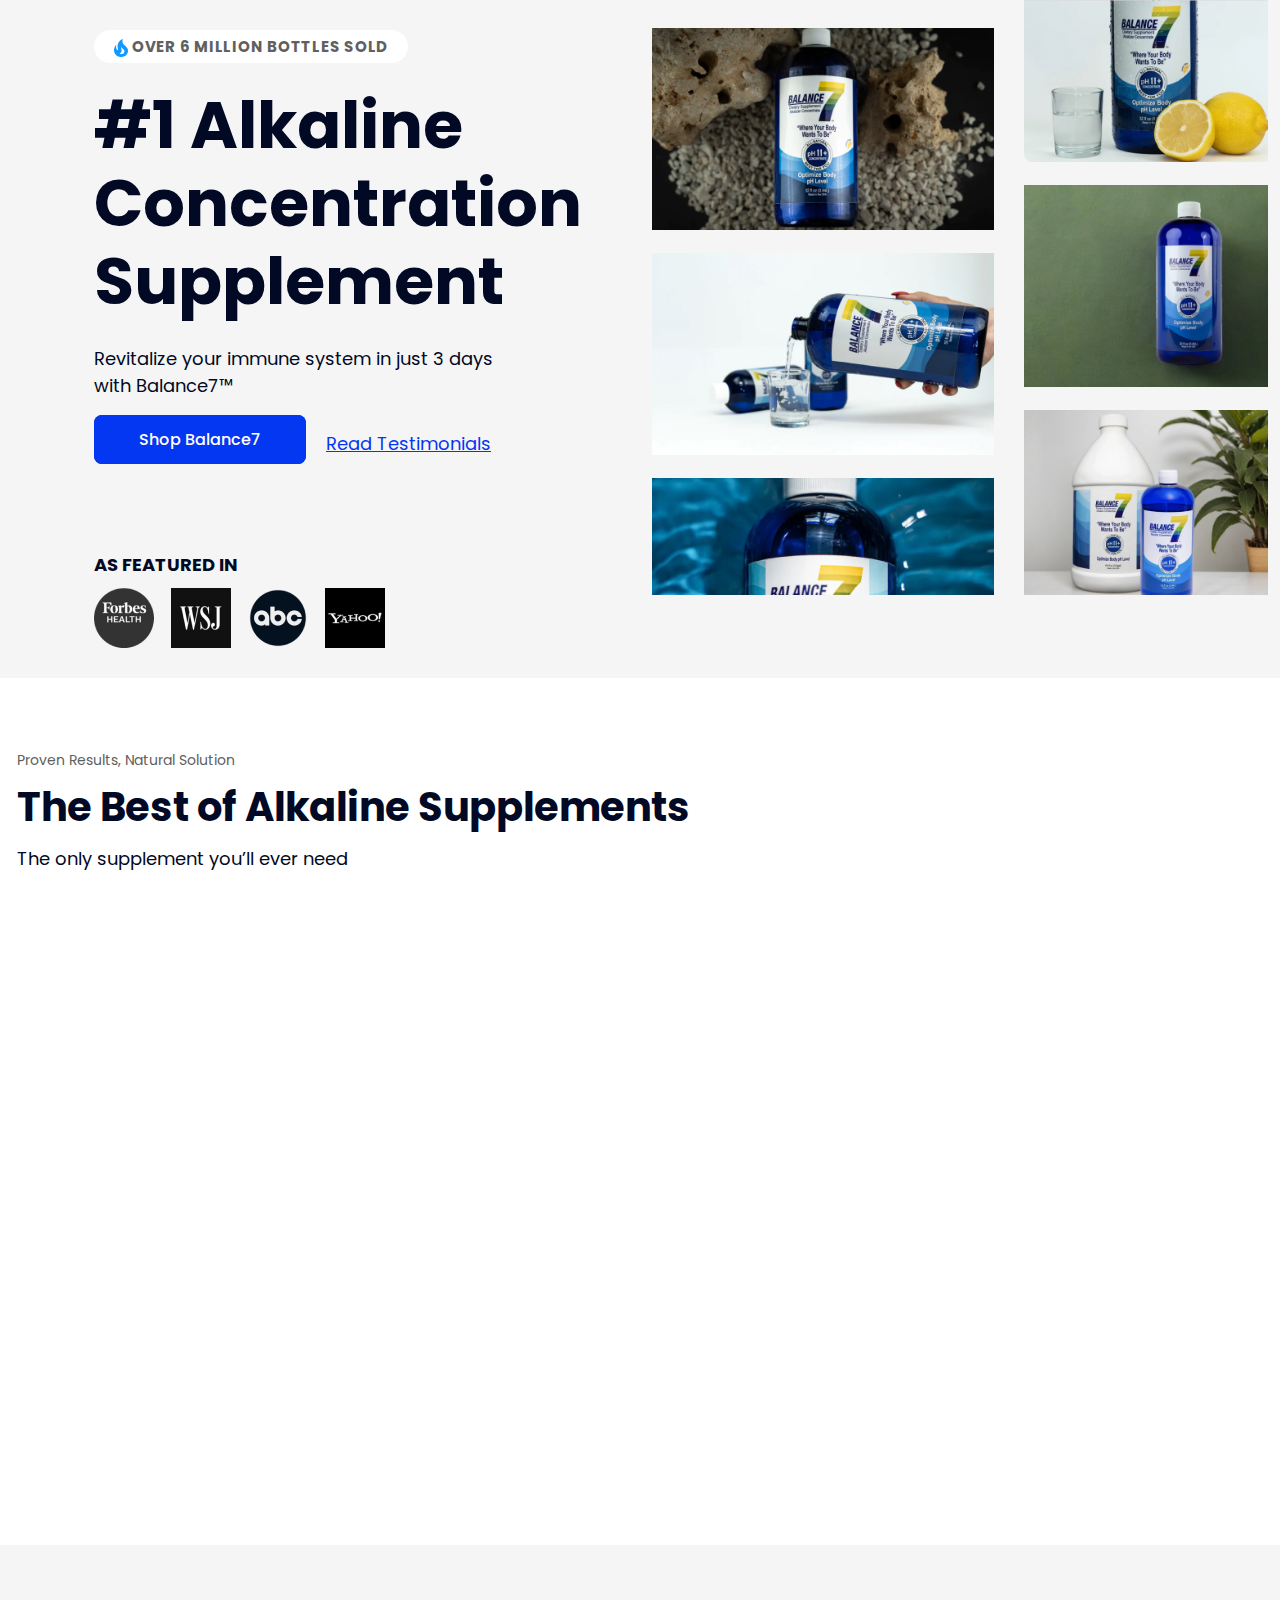
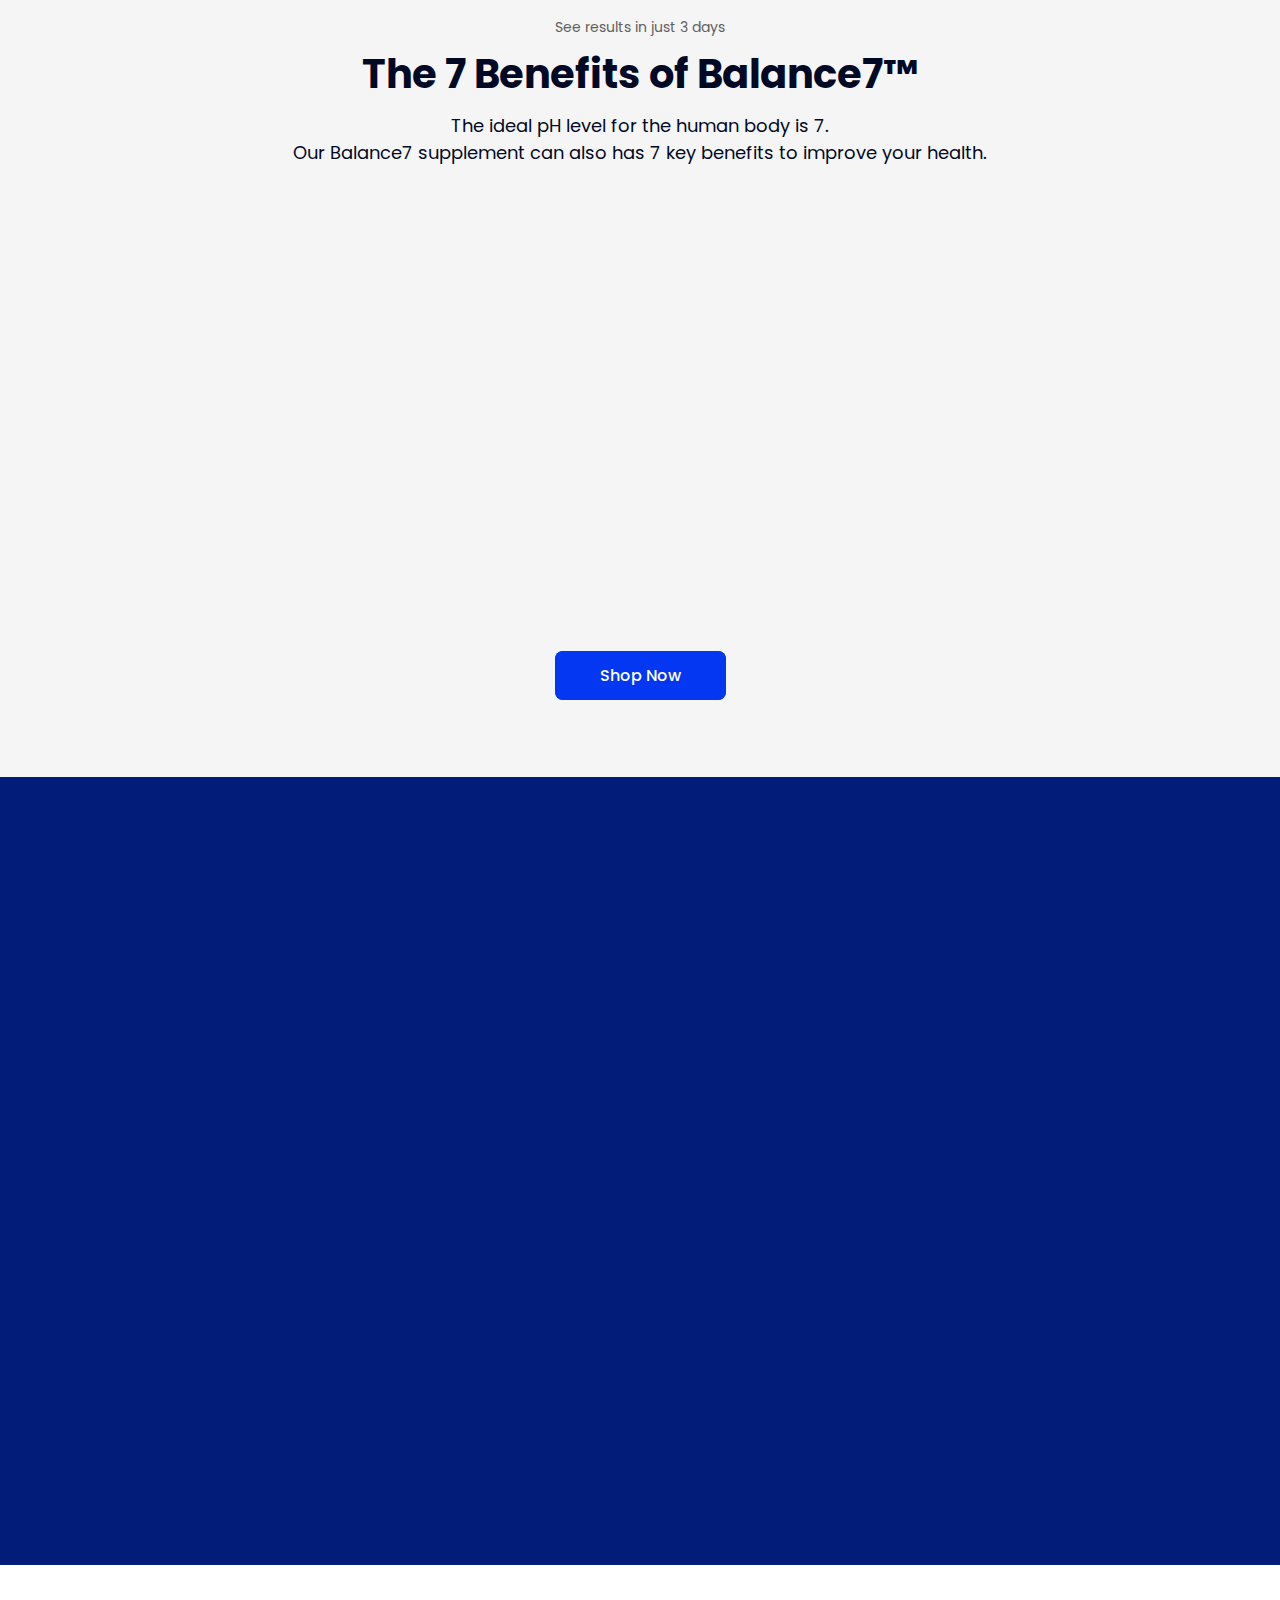
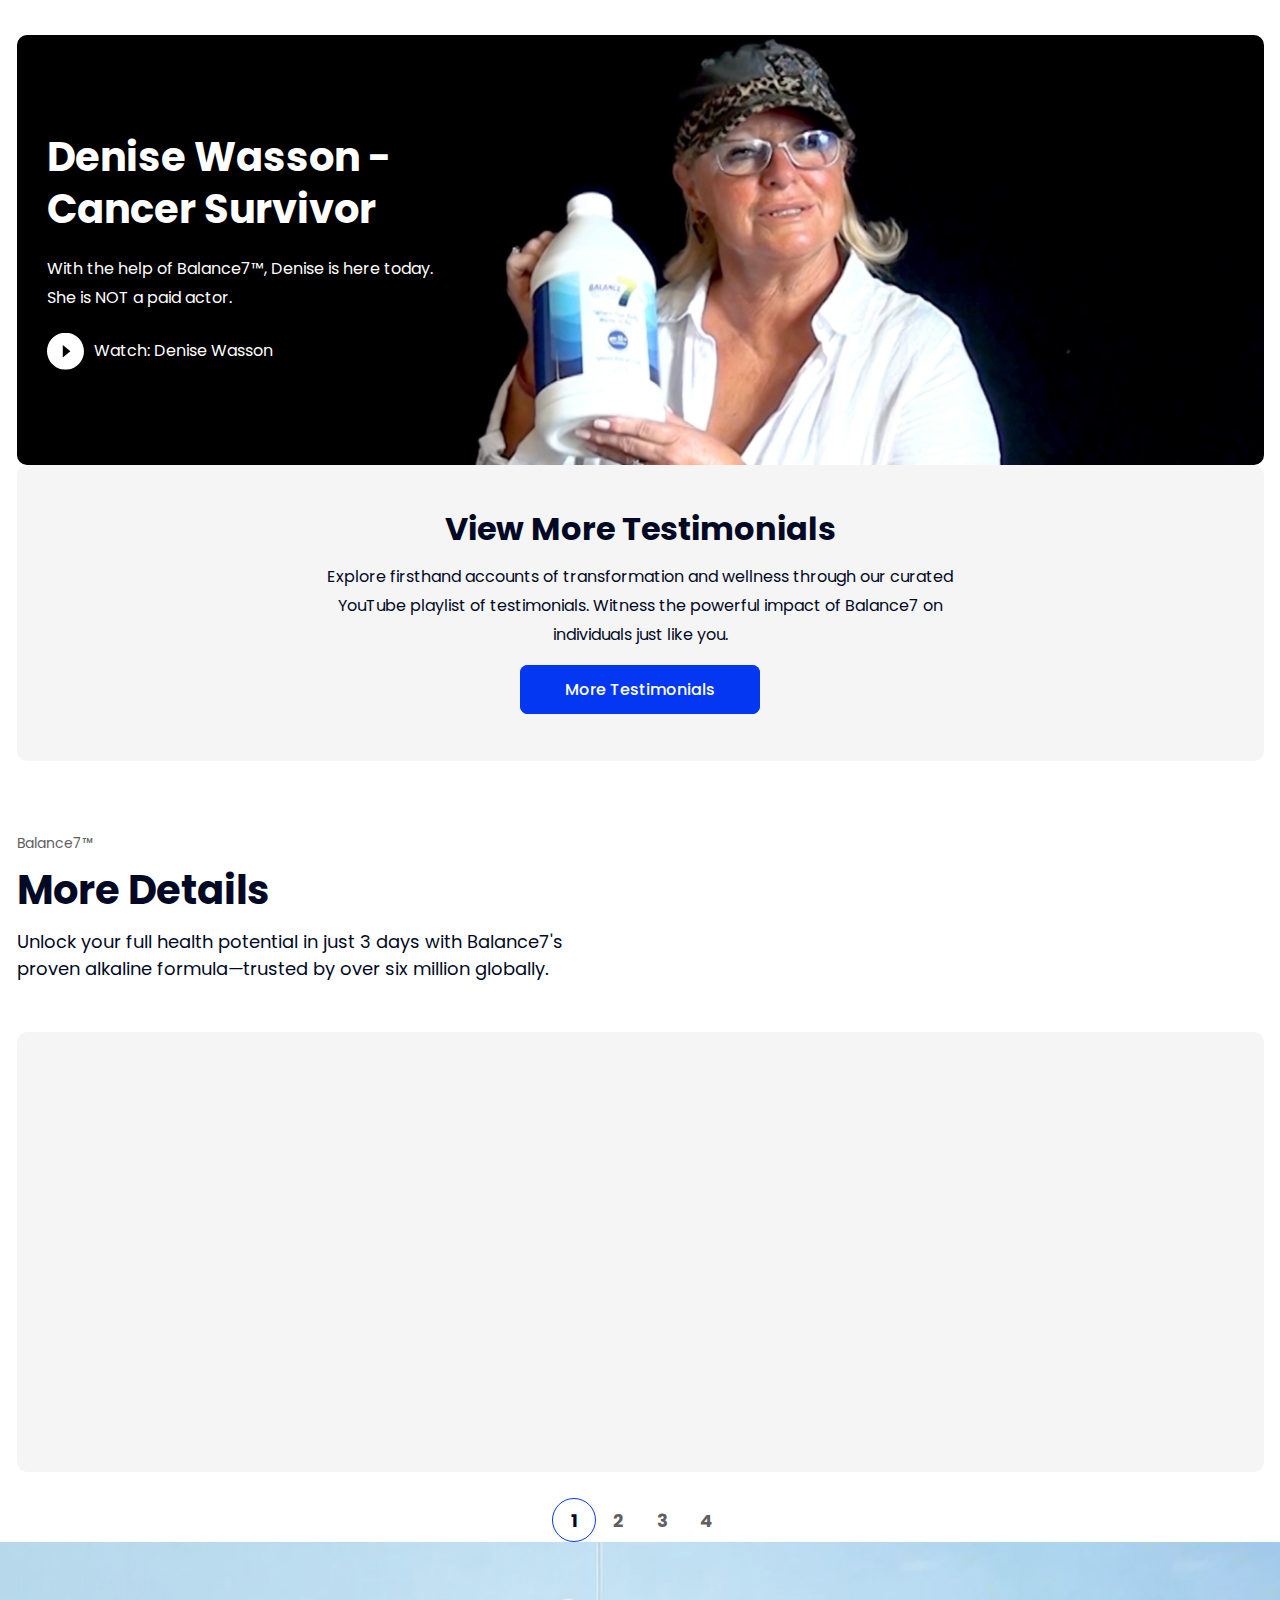
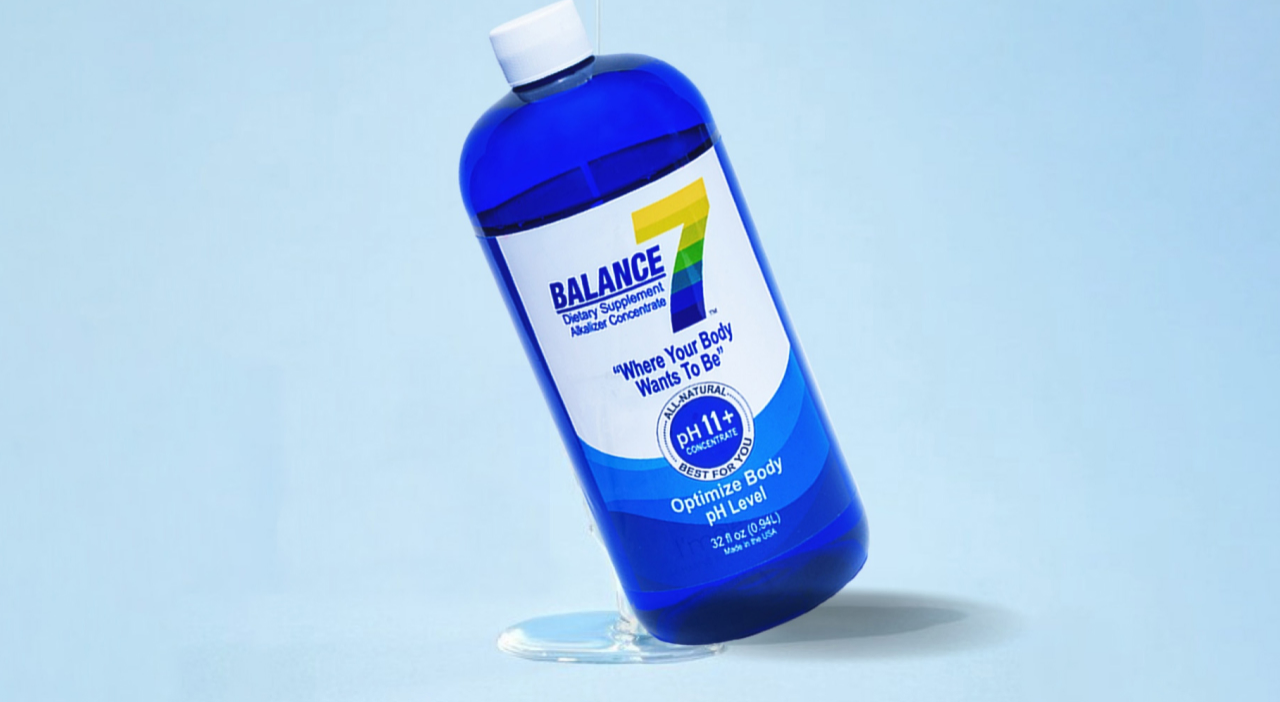
<file: index.html>
<!DOCTYPE html>
<html lang="en">

<head>
    <meta charset="utf-8">
    <meta http-equiv="X-UA-Compatible" content="IE=edge">
    <meta name="viewport" content="width=device-width, initial-scale=1">
    <meta name="author" content="wpOceans">
    <link rel="shortcut icon" type="image/png" href="assets/favicon.png">
    <title>Twenty - Shpify Theme</title>
    <link href="assets/bootstrap.min.css" rel="stylesheet">
    <link href="assets/animate.css" rel="stylesheet">
    <link href="assets/owl.carousel.css" rel="stylesheet">
    <link href="assets/owl.theme.css" rel="stylesheet">
    <link href="assets/owl.transitions.css" rel="stylesheet">
    <link href="assets/jquery.fancybox.css" rel="stylesheet">
    <link href="assets/custom.css" rel="stylesheet">
</head>

<body>

    <div class="b-section hero-area">
        <div class="container-fluid">
            <div class="row">
                <div class="col-lg-6">
                    <div class="hero-text wow fadeInLeftSlow" data-wow-duration="1000ms">
                        <span><i><img src="assets/hero-top.svg" alt=""></i> Over 6 million bottles
                            sold</span>
                        <h1>#1 Alkaline Concentration Supplement</h1>
                        <p>Revitalize your immune system in just 3 days with Balance7™</p>

                        <div class="hero-btn">
                            <ul>
                                <li><a href="#" class="theme-btn">Shop Balance7</a></li>
                                <li><a href="#">Read Testimonials</a></li>
                            </ul>
                        </div>

                        <div class="bottom-features">
                            <small>As Featured In</small>
                            <ul>
                                <li><img src="assets/f1.png" alt=""></li>
                                <li><img src="assets/f2.png" alt=""></li>
                                <li><img src="assets/f3.png" alt=""></li>
                                <li><img src="assets/f4.png" alt=""></li>
                            </ul>
                        </div>
                    </div>
                </div>
                <div class="col-lg-6">
                    <div class="hero-right-img-wrap">
                        <div class="hero-right-img-left">
                            <div class="hero-right-img wow fadeInUp" data-wow-duration="1000ms">
                                <img src="assets/hero-1.jpg" alt="">
                            </div>
                            <div class="hero-right-img wow fadeInUp" data-wow-duration="1200ms">
                                <img src="assets/hero-2.jpg" alt="">
                            </div>
                            <div class="hero-right-img wow fadeInUp" data-wow-duration="1400ms">
                                <img src="assets/hero-3.jpg" alt="">
                            </div>
                        </div>
                        <div class="hero-right-img-right">
                            <div class="hero-right-img wow fadeInUp" data-wow-duration="1600ms">
                                <img src="assets/hero-4.jpg" alt="">
                            </div>
                            <div class="hero-right-img wow fadeInUp" data-wow-duration="1800ms">
                                <img src="assets/hero-5.jpg" alt="">
                            </div>
                            <div class="hero-right-img wow fadeInUp" data-wow-duration="2000ms">
                                <img src="assets/hero-6.jpg" alt="">
                            </div>
                        </div>
                    </div>
                </div>
            </div>
        </div>
    </div>

    <!-- suppliment-area -->
    <div class="b-section suppliment-area section-padding">
        <div class="container">
            <div class="row">
                <div class="col-lg-8">
                    <div class="section-title">
                        <span>Proven Results, Natural Solution</span>
                        <h2>The Best of Alkaline Supplements</h2>
                        <p>The only supplement you’ll ever need</p>
                    </div>
                </div>
            </div>

            <div class="suppliment-wrap">
                <div class="row">
                    <div class="col-lg-4 col-md-12 col-12">
                        <div class="suppliment-item wow fadeInUp" data-wow-duration="1000ms">
                            <div class="suppliment-img">
                                <img src="assets/sol1.jpg" alt="">
                            </div>
                            <div class="suppliment-text">
                                <h2>Shop Balance7™</h2>
                                <p>Increase your energy and invigorate your well-being with high alkaline concentrate.
                                </p>
                                <a href="#">Shop Now</a>
                            </div>
                        </div>
                    </div>
                    <div class="col-lg-4 col-md-12 col-12">
                        <div class="suppliment-item wow fadeInUp" data-wow-duration="1200ms">
                            <div class="suppliment-img">
                                <img src="assets/sol2.jpg" alt="">
                            </div>
                            <div class="suppliment-text">
                                <h2>About Us</h2>
                                <p>Balance7™: a movement towards a life filled with energy, clarity, and vitality.</p>
                                <a href="#">Learn More</a>
                            </div>
                        </div>
                    </div>
                    <div class="col-lg-4 col-md-12 col-12">
                        <div class="suppliment-item wow fadeInUp" data-wow-duration="1400ms">
                            <div class="suppliment-img">
                                <img src="assets/sol3.jpg" alt="">
                            </div>
                            <div class="suppliment-text">
                                <h2>Testimonials</h2>
                                <p>Stories of renewal, joy, and transformation.</p>
                                <a href="#">View Testimonials</a>
                            </div>
                        </div>
                    </div>
                </div>
            </div>
        </div>
    </div>

    <!-- benefits-area -->
    <div class="b-section benefits-area section-padding">
        <div class="container">
            <div class="row justify-content-center">
                <div class="col-lg-8">
                    <div class="section-title style-2">
                        <span>See results in just 3 days</span>
                        <h2>The 7 Benefits of Balance7™</h2>
                        <p>The ideal pH level for the human body is 7.<br>
                            Our Balance7 supplement can also has 7 key benefits to improve your health.</p>
                    </div>
                </div>
            </div>
            <div class="benefits-wrap">
                <div class="row align-items-center">
                    <div class="col-lg-4 col-md-12 col-12 order-lg-1 order-2">
                        <div class="benefits-item wow fadeInLeftSlow" data-wow-duration="1000ms">
                            <div class="benefits-content">
                                <div class="benefits-content-inner">
                                    <div class="benefits-icon">
                                        <i><img src="assets/bicon1.svg" alt=""></i>
                                    </div>
                                    <h3>More Energy</h3>
                                </div>
                            </div>
                            <div class="benefits-content">
                                <div class="benefits-content-inner">
                                    <div class="benefits-icon">
                                        <i><img src="assets/bicon2.svg" alt=""></i>
                                    </div>
                                    <h3>Heartburn & Digestion</h3>
                                </div>
                            </div>
                            <div class="benefits-content">
                                <div class="benefits-content-inner">
                                    <div class="benefits-icon">
                                        <i><img src="assets/bicon3.svg" alt=""></i>
                                    </div>
                                    <h3>Optimize pH Balance</h3>
                                </div>
                            </div>
                        </div>
                    </div>
                    <div class="col-lg-4 col-md-12 col-12 order-lg-2 order-1">
                        <div class="benefits-img wow fadeInUp" data-wow-duration="1000ms">
                            <img src="assets/bimg.png" alt="">
                        </div>
                    </div>
                    <div class="col-lg-4 col-md-12 col-12 order-lg-3 order-3">
                        <div class="benefits-item wow fadeInRightSlow" data-wow-duration="1000ms">
                            <div class="benefits-content">
                                <div class="benefits-content-inner">
                                    <div class="benefits-icon">
                                        <i><img src="assets/bicon4.svg" alt=""></i>
                                    </div>
                                    <h3>Immunity Booster</h3>
                                </div>
                            </div>
                            <div class="benefits-content">
                                <div class="benefits-content-inner">
                                    <div class="benefits-icon">
                                        <i><img src="assets/bicon5.svg" alt=""></i>
                                    </div>
                                    <h3>Mental Clarity</h3>
                                </div>
                            </div>
                            <div class="benefits-content">
                                <div class="benefits-content-inner">
                                    <div class="benefits-icon">
                                        <i><img src="assets/bicon6.svg" alt=""></i>
                                    </div>
                                    <h3>Reduce Acid</h3>
                                </div>
                            </div>
                            <div class="benefits-content">
                                <div class="benefits-content-inner">
                                    <div class="benefits-icon">
                                        <i><img src="assets/bicon7.svg" alt=""></i>
                                    </div>
                                    <h3>Joint Relief</h3>
                                </div>
                            </div>
                        </div>
                    </div>
                </div>
                <div class="shop-btn text-center">
                    <a href="#" class="theme-btn">Shop Now</a>
                </div>
            </div>
        </div>
    </div>

    <!-- balance-area -->
    <div class="b-section balance-area section-padding">
        <div class="container">
            <div class="balance-wrap">
                <div class="row align-items-center">
                    <div class="col-lg-6 col-md-12 col-12">
                        <div class="balance-img wow fadeInLeftSlow" data-wow-duration="1000ms">
                            <img src="assets/video.png" alt="">
                            <span> <strong>Watch:</strong> How Does Balance7™ Work?</span>
                            <div class="video-btn">
                                <a href="https://www.youtube.com/embed/sM7FBBr5yeE" data-type="iframe"
                                    class="open-video"><img src="assets/video-btn.svg" alt=""></a>
                            </div>
                        </div>
                    </div>
                    <div class="col-lg-6 col-md-12 col-12">
                        <div class="balance-text wow fadeInRightSlow" data-wow-duration="1000ms">
                            <h2>What is in Balance7™?</h2>
                            <p>Combining the best of nature with scientific research to offer products that support the
                                body's natural healing processes.</p>

                            <div class="row">
                                <div class="col-lg-6 col-md-6 col-12">
                                    <div class="balance-features">
                                        <h3>01</h3>
                                        <h4>Hydrogenated water</h4>
                                        <p>Increases anti-inflamatory and antioxidant properties in water</p>
                                    </div>
                                </div>
                                <div class="col-lg-6 col-md-6 col-12">
                                    <div class="balance-features">
                                        <h3>02</h3>
                                        <h4>Trisodium phosphate</h4>
                                        <p>Approved by the FDA, the additive is often found in meat, cheese, and baked
                                            goods</p>
                                    </div>
                                </div>
                                <div class="col-lg-6 col-md-6 col-12">
                                    <div class="balance-features">
                                        <h3>03</h3>
                                        <h4>Sodium carbonate</h4>
                                        <p>Neutralizes gastric acid thereby acting as an antacid</p>
                                    </div>
                                </div>
                                <div class="col-lg-6 col-md-6 col-12">
                                    <div class="balance-features">
                                        <h3>04</h3>
                                        <h4>Sodium bicarbonate</h4>
                                        <p>A natural antacid that helps with heartburn, digestion, and more</p>
                                    </div>
                                </div>
                            </div>
                            <a class="theme-btn" href="#">Learn More</a>
                        </div>
                    </div>
                </div>
            </div>
        </div>
    </div>

    <!-- testimonial-area -->
    <div class="b-section testimonial-area section-padding">
        <div class="container">
            <div class="testimonial-wrap">
                <div class="testimonial-img">
                    <div class="testimonial-text">
                        <h2>Denise Wasson - Cancer Survivor</h2>
                        <p>With the help of Balance7™, Denise is here today. She is NOT a paid actor.</p>
                        <div class="video">
                            <ul>
                                <li><a href="https://www.youtube.com/embed/sM7FBBr5yeE" data-type="iframe"
                                        class="open-video"><img src="assets/video2.svg" alt=""></a></li>
                                <li>Watch: Denise Wasson</li>
                            </ul>
                        </div>
                    </div>
                    <img class="t-bg" src="assets/testimonial-bg.jpg" alt="">
                </div>
                <div class="testimonial-bottom">
                    <div class="testimonial-inner">
                        <h2>View More Testimonials</h2>
                        <p>Explore firsthand accounts of transformation and wellness through our curated YouTube
                            playlist of testimonials. Witness the powerful impact of Balance7 on individuals just like
                            you.</p>
                        <a href="#" class="theme-btn">More Testimonials</a>
                    </div>
                </div>
            </div>
        </div>
    </div>

    <!-- details-area -->
    <div class="b-section details-area section-padding pt-0">
        <div class="container">
            <div class="row">
                <div class="col-lg-6">
                    <div class="section-title">
                        <span>Balance7™</span>
                        <h2>More Details</h2>
                        <p>Unlock your full health potential in just 3 days with Balance7's proven alkaline
                            formula—trusted by over six million globally.</p>
                    </div>
                </div>
            </div>
            <div class="details-wrap details-active owl-carousel">
                <div class="details-item">
                    <div class="row align-items-end">
                        <div class="col-lg-6">
                            <div class="details-content wow fadeInLeftSlow" data-wow-duration="1000ms">
                                <h2>Natural Immune Activation</h2>
                                <p>Balance7™ harnesses the power of all-natural ingredients, aligned with scientific
                                    insights, to trigger a profound bodily response.</p>
                                <p>This begins with the neutralization of stomach acid, which then prompts your body to
                                    elevate its alkaline levels, preparing your immune system to act, strong and alert.
                                </p>
                                <a href="#">Learn More</a>
                            </div>
                        </div>
                        <div class="col-lg-6">
                            <div class="details-img wow fadeInRightSlow" data-wow-duration="1200ms">
                                <img src="assets/carousel1.png" alt="">
                            </div>
                        </div>
                    </div>
                </div>
                <div class="details-item">
                    <div class="row align-items-end">
                        <div class="col-lg-6">
                            <div class="details-content wow fadeInLeftSlow" data-wow-duration="1000ms">
                                <h2>Natural Immune Activation</h2>
                                <p>Balance7™ harnesses the power of all-natural ingredients, aligned with scientific
                                    insights, to trigger a profound bodily response.</p>
                                <p>This begins with the neutralization of stomach acid, which then prompts your body to
                                    elevate its alkaline levels, preparing your immune system to act, strong and alert.
                                </p>
                                <a href="#">Learn More</a>
                            </div>
                        </div>
                        <div class="col-lg-6">
                            <div class="details-img wow fadeInRightSlow" data-wow-duration="1200ms">
                                <img src="assets/carousel1.png" alt="">
                            </div>
                        </div>
                    </div>
                </div>
                <div class="details-item">
                    <div class="row align-items-end">
                        <div class="col-lg-6">
                            <div class="details-content wow fadeInLeftSlow" data-wow-duration="1000ms">
                                <h2>Natural Immune Activation</h2>
                                <p>Balance7™ harnesses the power of all-natural ingredients, aligned with scientific
                                    insights, to trigger a profound bodily response.</p>
                                <p>This begins with the neutralization of stomach acid, which then prompts your body to
                                    elevate its alkaline levels, preparing your immune system to act, strong and alert.
                                </p>
                                <a href="#">Learn More</a>
                            </div>
                        </div>
                        <div class="col-lg-6">
                            <div class="details-img wow fadeInRightSlow" data-wow-duration="1200ms">
                                <img src="assets/carousel1.png" alt="">
                            </div>
                        </div>
                    </div>
                </div>
                <div class="details-item">
                    <div class="row align-items-end">
                        <div class="col-lg-6">
                            <div class="details-content wow fadeInLeftSlow" data-wow-duration="1000ms">
                                <h2>Natural Immune Activation</h2>
                                <p>Balance7™ harnesses the power of all-natural ingredients, aligned with scientific
                                    insights, to trigger a profound bodily response.</p>
                                <p>This begins with the neutralization of stomach acid, which then prompts your body to
                                    elevate its alkaline levels, preparing your immune system to act, strong and alert.
                                </p>
                                <a href="#">Learn More</a>
                            </div>
                        </div>
                        <div class="col-lg-6">
                            <div class="details-img wow fadeInRightSlow" data-wow-duration="1200ms">
                                <img src="assets/carousel1.png" alt="">
                            </div>
                        </div>
                    </div>
                </div>
            </div>
        </div>
    </div>

    <!-- quiz-area -->
    <div class="b-section quiz-area section-padding" style="background: url(assets/quiz-bg.jpg) no-repeat center top; background-size: cover;">
        <div class="container">
            <div class="quiz-wrap">
                <div class="quiz-text wow fadeInUp" data-wow-duration="1000ms">
                    <span>Quiz Time</span>
                    <h2>Will Balance7 work for me?</h2>
                    <p>Answer a few questions to see if Balance7 is a good fit for you!</p>
                    <a href="#" class="theme-btn">Take the Quiz Now</a>
                </div>
            </div>
        </div>
    </div>

    <!-- All JavaScript files
    ================================================== -->
    <script src="assets/jquery.min.js"></script>
    <script src="assets/bootstrap.bundle.min.js"></script>
    <script src="assets/jquery-plugin-collection.js"></script>
    <!-- Custom script for this template -->
    <script src="assets/script.js"></script>
</body>

</html>
</file>
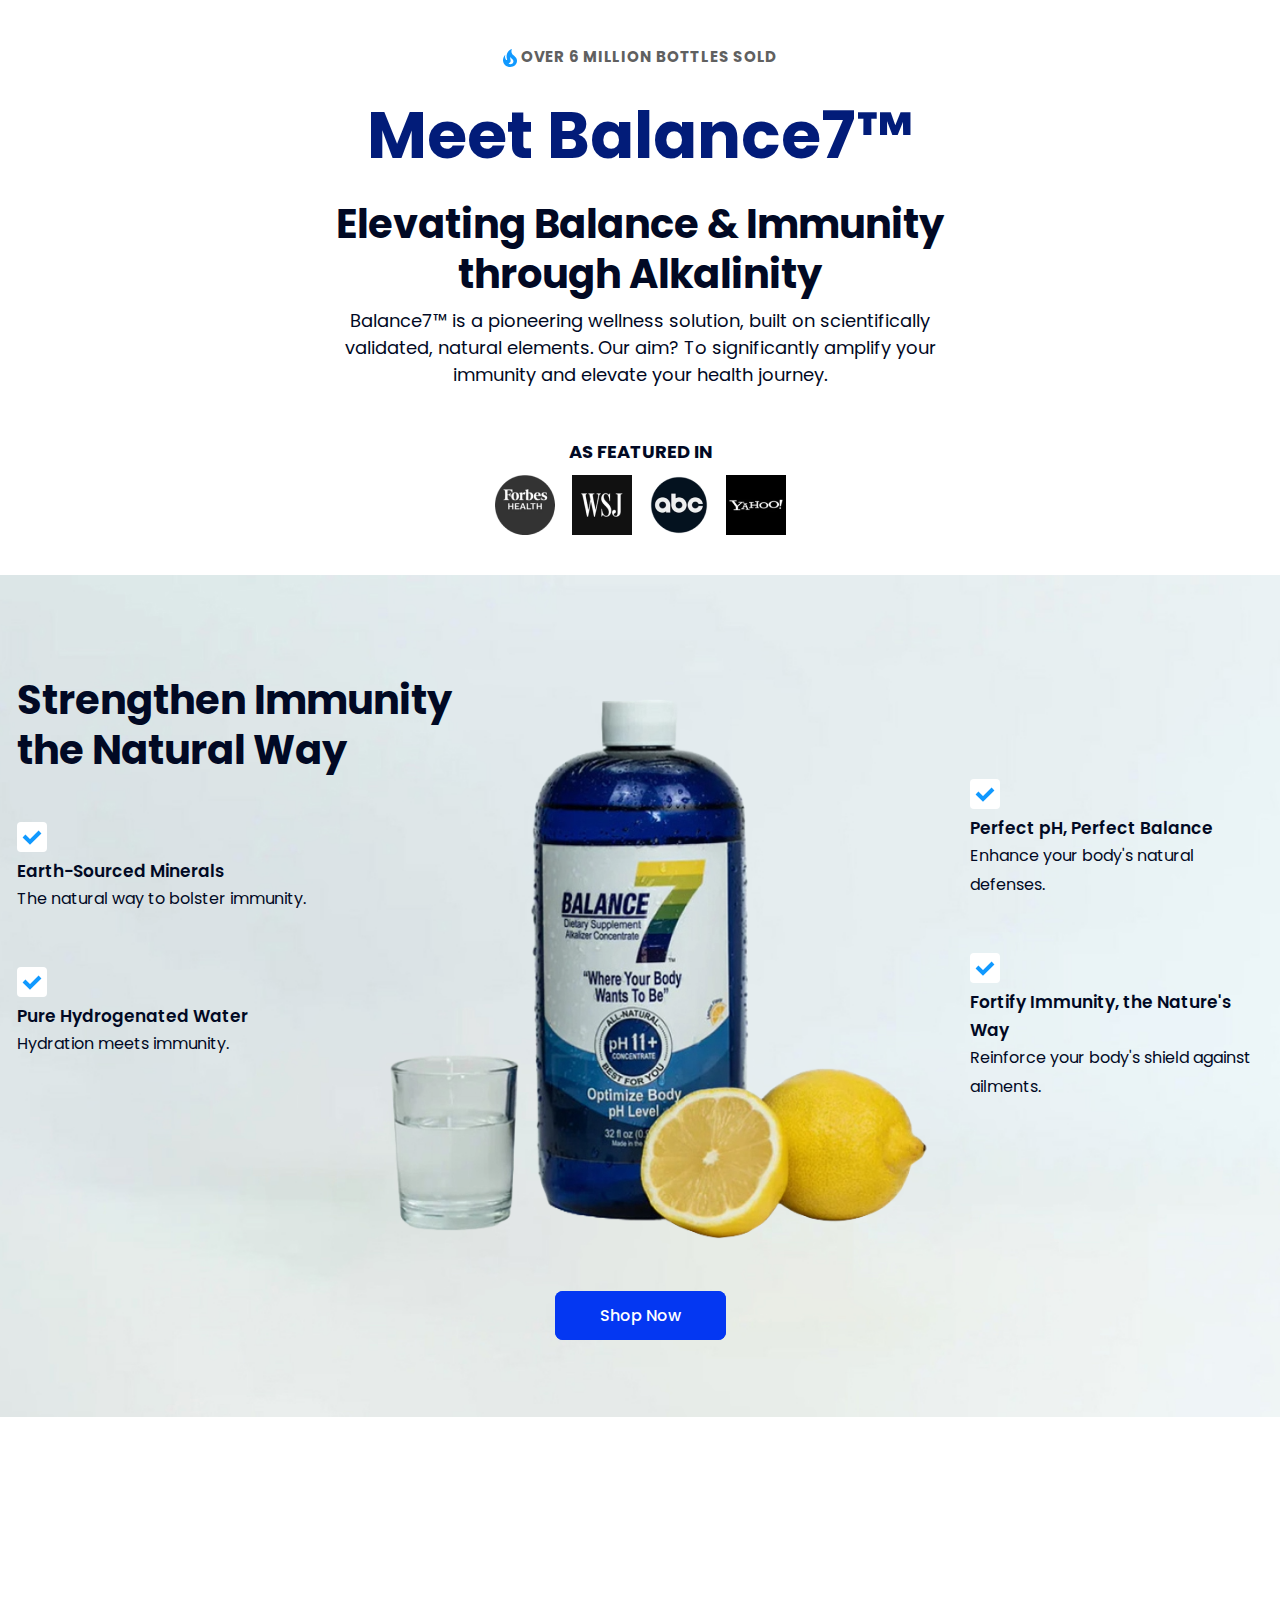
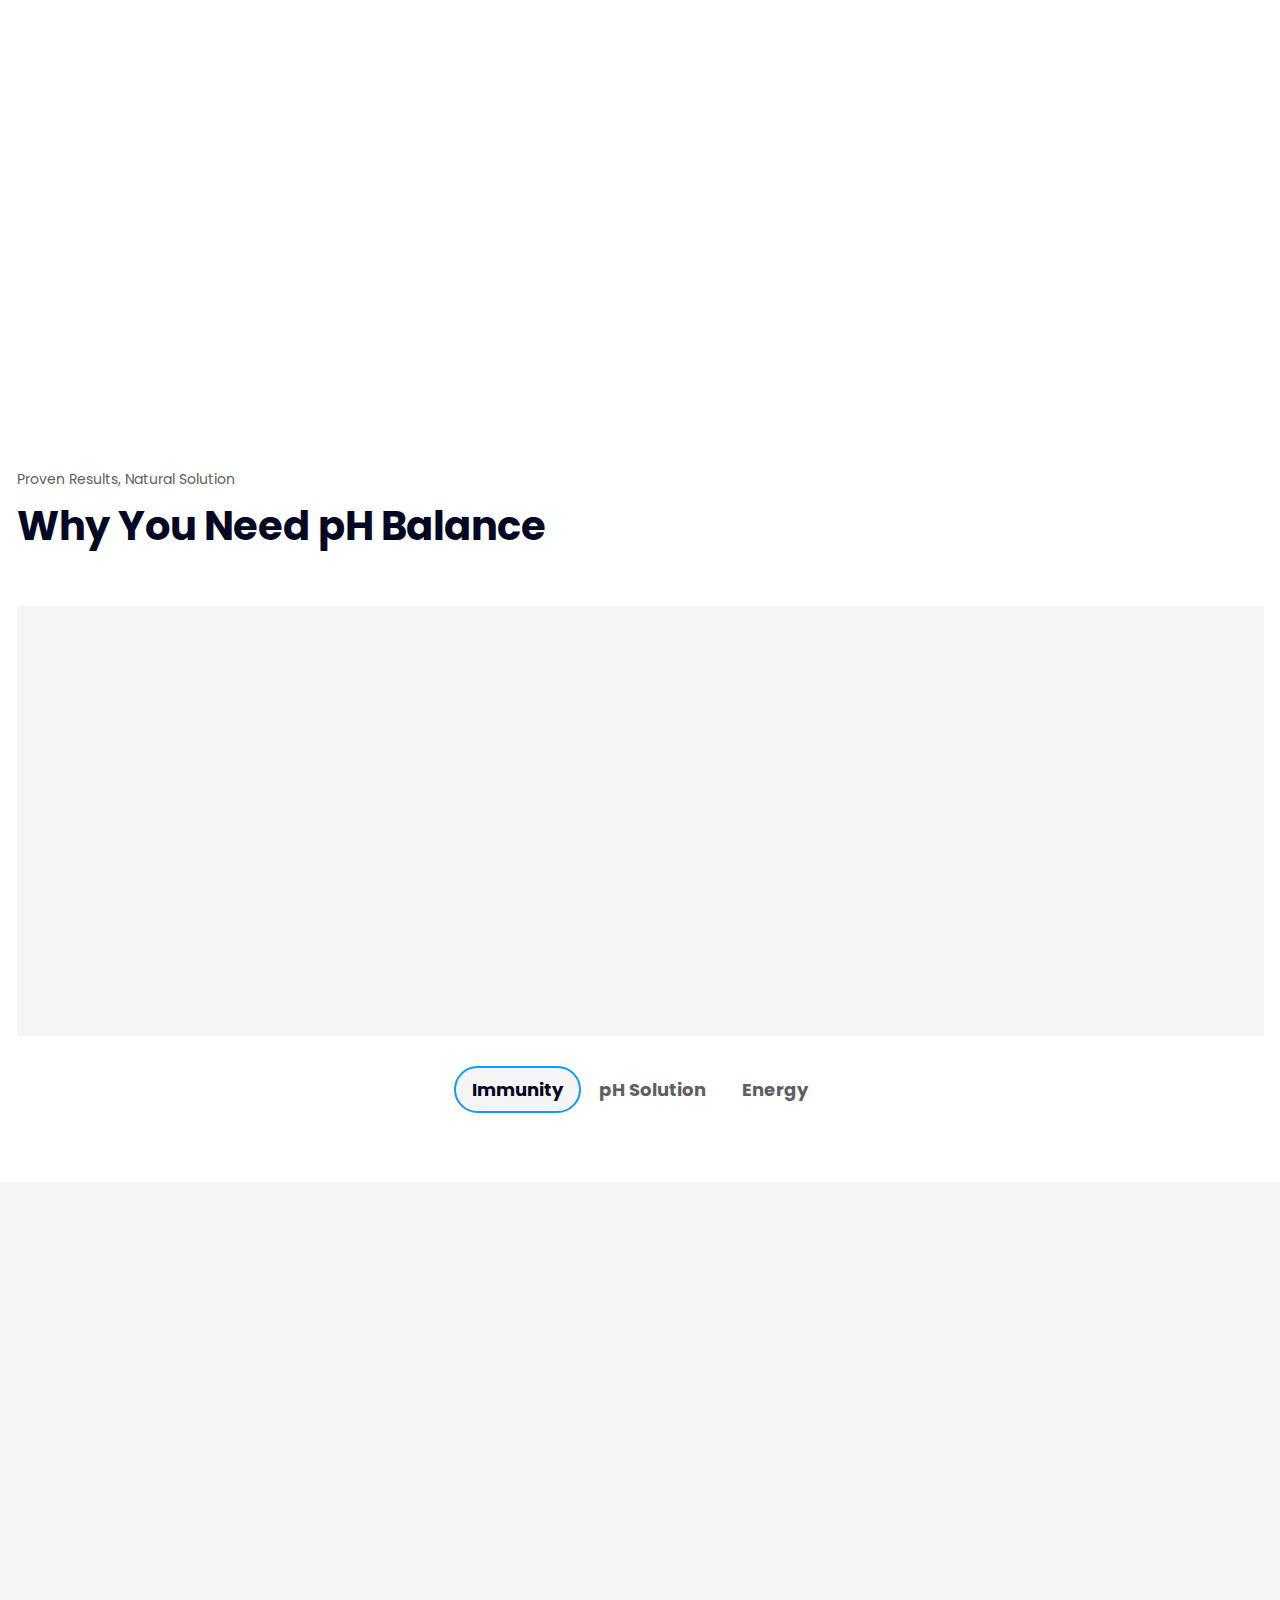
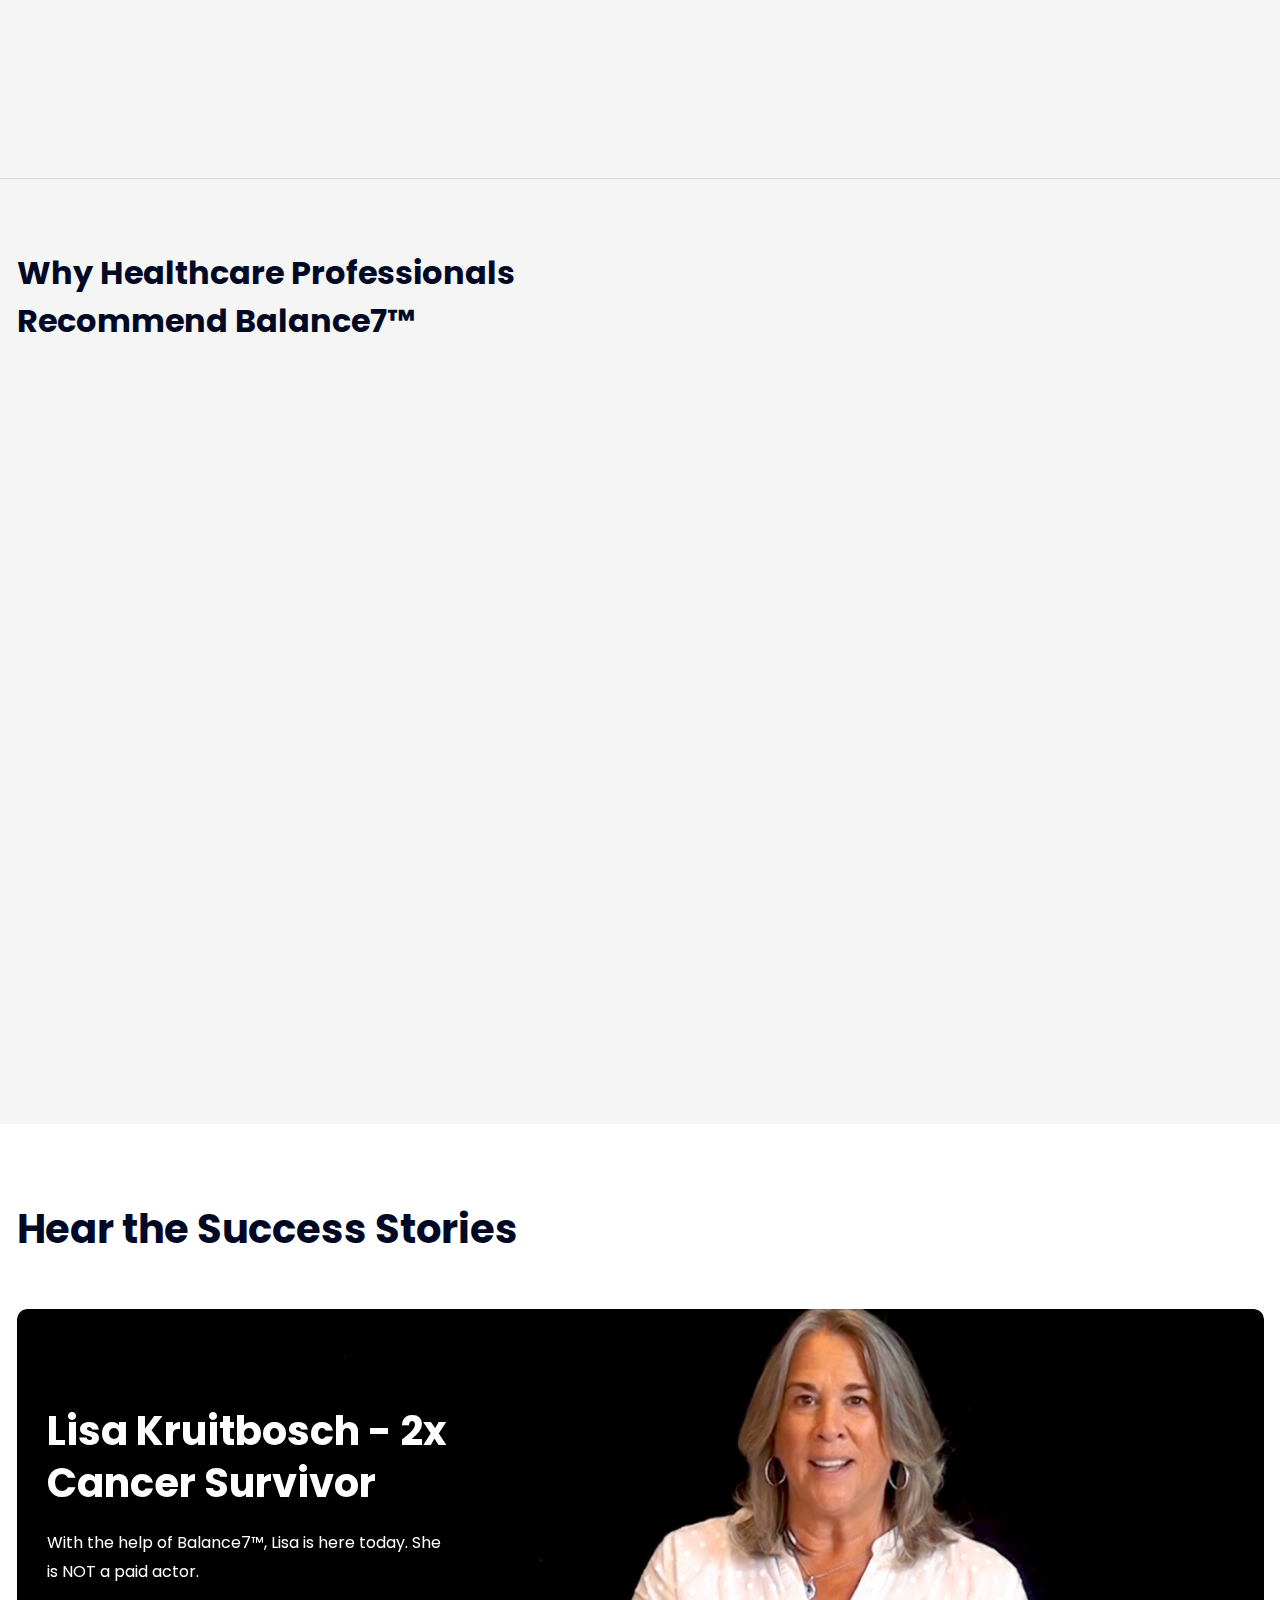
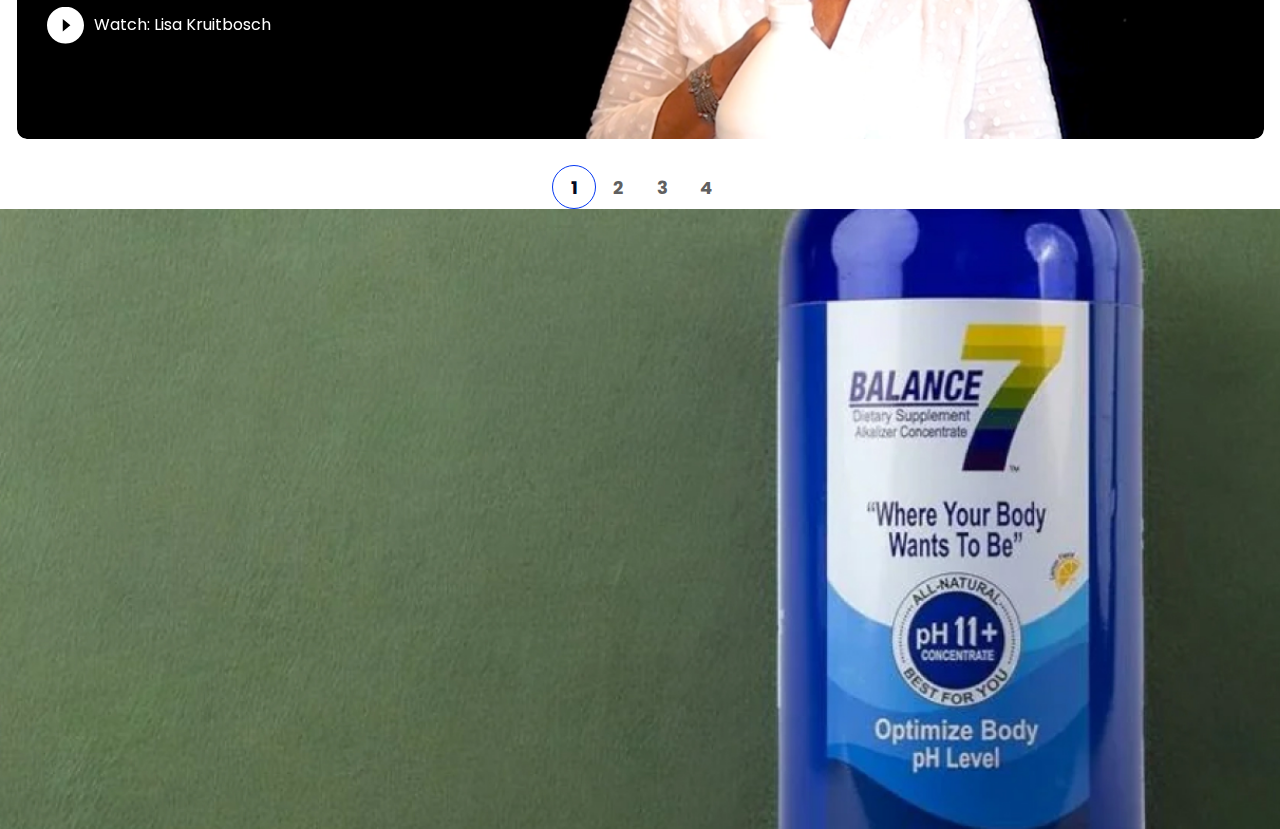
<file: index-2.html>
<!DOCTYPE html>
<html lang="en">

<head>
    <meta charset="utf-8">
    <meta http-equiv="X-UA-Compatible" content="IE=edge">
    <meta name="viewport" content="width=device-width, initial-scale=1">
    <meta name="author" content="wpOceans">
    <link rel="shortcut icon" type="image/png" href="assets/favicon.png">
    <title>Twenty - Shpify Theme</title>
    <link href="assets/bootstrap.min.css" rel="stylesheet">
    <link href="assets/animate.css" rel="stylesheet">
    <link href="assets/owl.carousel.css" rel="stylesheet">
    <link href="assets/owl.theme.css" rel="stylesheet">
    <link href="assets/owl.transitions.css" rel="stylesheet">
    <link href="assets/jquery.fancybox.css" rel="stylesheet">
    <link href="assets/custom.css" rel="stylesheet">
</head>

<body>

    <div class="b-section hero-area style2">
        <div class="container-fluid">
            <div class="row justify-content-center">
                <div class="col-lg-6">
                    <div class="hero-text wow fadeInUp" data-wow-duration="1000ms">
                        <span><i><img src="assets/hero-top.svg" alt=""></i> Over 6 million bottles
                            sold</span>
                        <h1>Meet Balance7™</h1>
                        <h3>Elevating Balance & Immunity through Alkalinity</h3>
                        <p>Balance7™ is a pioneering wellness solution, built on scientifically validated, natural
                            elements. Our aim? To significantly amplify your immunity and elevate your health journey.
                        </p>
                        <div class="bottom-features">
                            <small>As Featured In</small>
                            <ul>
                                <li><img src="assets/f1.png" alt=""></li>
                                <li><img src="assets/f2.png" alt=""></li>
                                <li><img src="assets/f3.png" alt=""></li>
                                <li><img src="assets/f4.png" alt=""></li>
                            </ul>
                        </div>
                    </div>
                </div>
            </div>
        </div>
    </div>

    <!-- benefits-area -->
    <div class="b-section benefits-area style-2 section-padding"
        style="background: url(/assets/bimgbg.jpg) no-repeat center top; background-size: cover;">
        <div class="container">
            <div class="benefits-wrap">
                <div class="row align-items-center">
                    <div class="col-lg-12 order-lg-1 order-2">
                        <div class="title">
                            <h2>Strengthen Immunity the Natural Way</h2>
                        </div>
                    </div>
                    <div class="col-lg-3 col-md-12 col-12 order-lg-2 order-3">
                        <div class="benefits-item wow fadeInLeftSlow" data-wow-duration="1000ms">
                            <div class="benefits-content">
                                <div class="benefits-content-inner">
                                    <div class="icon">
                                        <i><img src="assets/check.svg" alt=""></i>
                                    </div>
                                    <h3>Earth-Sourced Minerals</h3>
                                    <p>The natural way to bolster immunity.</p>
                                </div>
                            </div>
                            <div class="benefits-content">
                                <div class="benefits-content-inner">
                                    <div class="icon">
                                        <i><img src="assets/check.svg" alt=""></i>
                                    </div>
                                    <h3>Pure Hydrogenated Water</h3>
                                    <p>Hydration meets immunity.</p>
                                </div>
                            </div>
                        </div>
                    </div>
                    <div class="col-lg-6 col-md-12 col-12 order-lg-3 order-1">
                        <div class="benefits-img wow fadeInUp" data-wow-duration="1000ms">
                            <img src="assets/bimg2.png" alt="">
                        </div>
                    </div>
                    <div class="col-lg-3 col-md-12 col-12 order-lg-4 order-4">
                        <div class="benefits-item wow fadeInRightSlow" data-wow-duration="1000ms">
                            <div class="benefits-content">
                                <div class="benefits-content-inner">
                                    <div class="icon">
                                        <i><img src="assets/check.svg" alt=""></i>
                                    </div>
                                    <h3>Perfect pH, Perfect Balance </h3>
                                    <p>Enhance your body's natural defenses.</p>
                                </div>
                            </div>
                            <div class="benefits-content">
                                <div class="benefits-content-inner">
                                    <div class="icon">
                                        <i><img src="assets/check.svg" alt=""></i>
                                    </div>
                                    <h3>Fortify Immunity, the Nature's Way</h3>
                                    <p>Reinforce your body's shield against ailments.</p>
                                </div>
                            </div>
                        </div>
                    </div>
                </div>
                <div class="shop-btn text-center">
                    <a href="#" class="theme-btn">Shop Now</a>
                </div>
            </div>
        </div>
    </div>
    <!-- banner-area -->
    <div class="b-section banner-area section-padding">
        <div class="container">
            <div class="banner-wrap">
                <div class="row align-items-center">
                    <div class="col-lg-7 col-md-12 col-12">
                        <div class="banner-item wow fadeInLeftSlow" data-wow-duration="1000ms">
                            <div class="banner-img">
                                <img src="assets/banner1.jpg" alt="">
                            </div>
                        </div>
                    </div>
                    <div class="col-lg-5 col-md-12 col-12">
                        <div class="banner-text wow fadeInRightSlow" data-wow-duration="1000ms">
                            <h2>Limited Time Offer:</h2>
                            <h3>Save 10%</h3>
                            <p>Shop now to boost your immunity journey. Use coupon code <strong>BALANCEYOURPH</strong>
                                at checkout.</p>
                            <a href="#" class="theme-btn-s2">Shop Now</a>
                        </div>
                    </div>
                </div>
            </div>
        </div>
    </div>

    <!-- solution-area -->
    <div class="b-section solution-area section-padding">
        <div class="container">
            <div class="row">
                <div class="col-lg-6">
                    <div class="section-title">
                        <span>Proven Results, Natural Solution</span>
                        <h2>Why You Need pH Balance</h2>
                    </div>
                </div>
            </div>
            <div class="tab-content">
                <div role="tabpanel" class="tab-pane active" id="Immunity">
                    <div class="solution-wrap">
                        <div class="solution-item">
                            <div class="row align-items-center">
                                <div class="col-lg-6">
                                    <div class="solution-content wow fadeInLeftSlow" data-wow-duration="1000ms">
                                        <h2>Immunity and pH Balance</h2>
                                        <p>Our bodies seek a balanced pH. A tilt towards acidity can weaken our
                                            immunity,
                                            leaving us vulnerable. Balance7™ ensures this balance, fortifying immunity
                                            and
                                            ensuring robust health.</p>
                                        <p>The choices we make, from food to our way of life and stress, can add acidity
                                            to our
                                            bodies. This silent disruptor weakens our immunity and can be the root cause
                                            of many
                                            health concerns.</p>
                                        <p>Substances in Balance7™ are not just alkaline; they're immunity superheroes.
                                            They
                                            counter excessive acidity and support a healthier you.</p>
                                    </div>
                                </div>
                                <div class="col-lg-6">
                                    <div class="solution-img wow fadeInRightSlow" data-wow-duration="1200ms">
                                        <img src="assets/blue-bottle.jpg" alt="">
                                    </div>
                                </div>
                            </div>
                        </div>
                    </div>
                </div>
                <div role="tabpanel" class="tab-pane fade" id="Solution">
                    <div class="solution-wrap">
                        <div class="solution-item">
                            <div class="row align-items-center">
                                <div class="col-lg-6">
                                    <div class="solution-content">
                                        <h2>Immunity and pH Balance</h2>
                                        <p>Our bodies seek a balanced pH. A tilt towards acidity can weaken our
                                            immunity,
                                            leaving us vulnerable. Balance7™ ensures this balance, fortifying immunity
                                            and
                                            ensuring robust health.</p>
                                        <p>The choices we make, from food to our way of life and stress, can add acidity
                                            to our
                                            bodies. This silent disruptor weakens our immunity and can be the root cause
                                            of many
                                            health concerns.</p>
                                        <p>Substances in Balance7™ are not just alkaline; they're immunity superheroes.
                                            They
                                            counter excessive acidity and support a healthier you.</p>
                                    </div>
                                </div>
                                <div class="col-lg-6">
                                    <div class="solution-img">
                                        <img src="assets/blue-bottle.jpg" alt="">
                                    </div>
                                </div>
                            </div>
                        </div>
                    </div>
                </div>
                <div role="tabpanel" class="tab-pane fade" id="Energy">
                    <div class="solution-wrap">
                        <div class="solution-item">
                            <div class="row align-items-center">
                                <div class="col-lg-6">
                                    <div class="solution-content">
                                        <h2>Immunity and pH Balance</h2>
                                        <p>Our bodies seek a balanced pH. A tilt towards acidity can weaken our
                                            immunity,
                                            leaving us vulnerable. Balance7™ ensures this balance, fortifying immunity
                                            and
                                            ensuring robust health.</p>
                                        <p>The choices we make, from food to our way of life and stress, can add acidity
                                            to our
                                            bodies. This silent disruptor weakens our immunity and can be the root cause
                                            of many
                                            health concerns.</p>
                                        <p>Substances in Balance7™ are not just alkaline; they're immunity superheroes.
                                            They
                                            counter excessive acidity and support a healthier you.</p>
                                    </div>
                                </div>
                                <div class="col-lg-6">
                                    <div class="solution-img">
                                        <img src="assets/blue-bottle.jpg" alt="">
                                    </div>
                                </div>
                            </div>
                        </div>
                    </div>
                </div>
            </div>

            <div class="solution-tab">
                <ul class="nav nav-tabs" id="myTab" role="tablist">
                    <li class="nav-item" role="presentation">
                        <a class="nav-link active" id="Immunity-tab" data-bs-toggle="tab" href="#Immunity" role="tab"
                            aria-controls="Immunity" aria-selected="true">Immunity</a>
                    </li>
                    <li class="nav-item" role="presentation">
                        <a class="nav-link" id="Solution-tab" data-bs-toggle="tab" href="#Solution" role="tab"
                            aria-controls="Solution" aria-selected="false">pH Solution</a>
                    </li>
                    <li class="nav-item" role="presentation">
                        <a class="nav-link" id="Energy-tab" data-bs-toggle="tab" href="#Energy" role="tab"
                            aria-controls="Energy" aria-selected="false">Energy</a>
                    </li>
                </ul>
            </div>
        </div>
    </div>

    <!-- banner-area -->
    <div class="b-section banner-area-s2 section-padding">
        <div class="container">
            <div class="banner-wrap">
                <div class="row align-items-center">
                    <div class="col-lg-7 col-md-12 col-12">
                        <div class="banner-item wow fadeInLeftSlow" data-wow-duration="1000ms">
                            <div class="banner-img">
                                <img src="assets/banner2.jpg" alt="">
                            </div>
                        </div>
                    </div>
                    <div class="col-lg-5 col-md-12 col-12">
                        <div class="banner-text wow fadeInRightSlow" data-wow-duration="1000ms">
                            <h2>Doctor-Recommended</h2>
                            <p>Dr. Nooristani, with his profound medical experience, underscores the importance of pH
                                balance and immunity, endorsing Balance7™ for its unparalleled potential in boosting
                                health and vitality.</p>
                            <a href="#" class="theme-btn">Shop Now</a>
                        </div>
                    </div>
                </div>
            </div>
        </div>
    </div>

    <!-- healthcare-area -->
    <div class="b-section healthcare-area section-padding">
        <div class="container">
            <div class="healthcare-wrap">
                <h2>Why Healthcare Professionals Recommend Balance7™</h2>

                <div class="row">
                    <div class="col-lg-3 col-md-6 col-12">
                        <div class="healthcare-item wow fadeInUp" data-wow-duration="1000ms">
                            <div class="icon">
                                <i><img src="assets/h1.svg" alt=""></i>
                            </div>
                            <div class="text">
                                <h3>Perfect pH Balance</h3>
                                <p>Naturally reinforce your body's pH and immunity with Balance7™. Confidently navigate
                                    health challenges with our scientifically backed formula.</p>
                            </div>
                        </div>
                    </div>
                    <div class="col-lg-3 col-md-6 col-12">
                        <div class="healthcare-item wow fadeInUp" data-wow-duration="1100ms">
                            <div class="icon">
                                <i><img src="assets/h2.svg" alt=""></i>
                            </div>
                            <div class="text">
                                <h3>Fortify Your Immunity with Balance7™</h3>
                                <p>Your immune system, your body's guardian, is fortified by Balance7™, bolstering its
                                    defense mechanisms.</p>
                            </div>
                        </div>
                    </div>
                    <div class="col-lg-3 col-md-6 col-12">
                        <div class="healthcare-item wow fadeInUp" data-wow-duration="1200ms">
                            <div class="icon">
                                <i><img src="assets/h3.svg" alt=""></i>
                            </div>
                            <div class="text">
                                <h3>Medical Expertise</h3>
                                <p>Dr. Nooristani's medical wisdom roots Balance7™ in rigorous scientific validation.
                                    Years of research endorse our formula, designed to augment energy, strengthen
                                    immunity, and ensure wellness.</p>
                            </div>
                        </div>
                    </div>
                    <div class="col-lg-3 col-md-6 col-12">
                        <div class="healthcare-item wow fadeInUp" data-wow-duration="1300ms">
                            <div class="icon">
                                <i><img src="assets/h4.svg" alt=""></i>
                            </div>
                            <div class="text">
                                <h3>Natural Approach</h3>
                                <p>Healthcare professionals appreciate Balance7™'s natural, food-grade ingredients,
                                    which prioritize safety and efficacy.</p>
                            </div>
                        </div>
                    </div>
                    <div class="col-lg-3 col-md-6 col-12">
                        <div class="healthcare-item wow fadeInUp" data-wow-duration="1300ms">
                            <div class="icon">
                                <i><img src="assets/h5.svg" alt=""></i>
                            </div>
                            <div class="text">
                                <h3>Scientifically Proven</h3>
                                <p>Backed by years of scientific research, our formula is designed to boost energy,
                                    support immunity, and promote overall wellness.</p>
                            </div>
                        </div>
                    </div>
                    <div class="col-lg-3 col-md-6 col-12">
                        <div class="healthcare-item wow fadeInUp" data-wow-duration="1300ms">
                            <div class="icon">
                                <i><img src="assets/h6.svg" alt=""></i>
                            </div>
                            <div class="text">
                                <h3>Naturally Sourced Minerals</h3>
                                <p>Developed over two decades, Balance7™ offers a proprietary blend of safe, all-natural
                                    minerals & Hydrogenated Water.</p>
                            </div>
                        </div>
                    </div>
                    <div class="col-lg-3 col-md-6 col-12">
                        <div class="healthcare-item wow fadeInUp" data-wow-duration="1300ms">
                            <div class="icon">
                                <i><img src="assets/h7.svg" alt=""></i>
                            </div>
                            <div class="text">
                                <h3>Science-Backed and Safe</h3>
                                <p>Within 72 hours, most people experience higher energy, boosted mental awareness, and
                                    enhanced overall health.</p>
                            </div>
                        </div>
                    </div>
                    <div class="col-lg-3 col-md-6 col-12">
                        <div class="healthcare-item wow fadeInUp" data-wow-duration="1300ms">
                            <div class="icon">
                                <i><img src="assets/h8.svg" alt=""></i>
                            </div>
                            <div class="text">
                                <h3>A Commitment to Quality and Safety</h3>
                                <p>Balance7™ is safe for daily consumption. It contains food-grade minerals and is free
                                    from harmful additives or chemicals.</p>
                            </div>
                        </div>
                    </div>
                </div>

            </div>
        </div>
    </div>

    <!-- testimonial-area -->
    <div class="b-section testimonial-area style-2 section-padding">
        <div class="container">
            <div class="row">
                <div class="col-lg-6">
                    <div class="section-title">
                        <h2>Hear the Success Stories</h2>
                    </div>
                </div>
            </div>
            <div class="testimonial-active owl-carousel">
                <div class="testimonial-wrap">
                    <div class="testimonial-img">
                        <div class="testimonial-text">
                            <h2>Lisa Kruitbosch - 2x Cancer Survivor</h2>
                            <p>With the help of Balance7™, Lisa is here today. She is NOT a paid actor.</p>
                            <div class="video">
                                <ul>
                                    <li><a href="https://www.youtube.com/embed/sM7FBBr5yeE" data-type="iframe"
                                            class="open-video"><img src="assets/video2.svg" alt=""></a></li>
                                    <li>Watch: Lisa Kruitbosch</li>
                                </ul>
                            </div>
                        </div>
                        <img class="t-bg" src="assets/testimonial-bg2.jpg" alt="">
                    </div>
                </div>
                <div class="testimonial-wrap">
                    <div class="testimonial-img">
                        <div class="testimonial-text">
                            <h2>Lisa Kruitbosch - 2x Cancer Survivor</h2>
                            <p>With the help of Balance7™, Lisa is here today. She is NOT a paid actor.</p>
                            <div class="video">
                                <ul>
                                    <li><a href="https://www.youtube.com/embed/sM7FBBr5yeE" data-type="iframe"
                                            class="open-video"><img src="assets/video2.svg" alt=""></a></li>
                                    <li>Watch: Lisa Kruitbosch</li>
                                </ul>
                            </div>
                        </div>
                        <img class="t-bg" src="assets/testimonial-bg2.jpg" alt="">
                    </div>
                </div>
                <div class="testimonial-wrap">
                    <div class="testimonial-img">
                        <div class="testimonial-text">
                            <h2>Lisa Kruitbosch - 2x Cancer Survivor</h2>
                            <p>With the help of Balance7™, Lisa is here today. She is NOT a paid actor.</p>
                            <div class="video">
                                <ul>
                                    <li><a href="https://www.youtube.com/embed/sM7FBBr5yeE" data-type="iframe"
                                            class="open-video"><img src="assets/video2.svg" alt=""></a></li>
                                    <li>Watch: Lisa Kruitbosch</li>
                                </ul>
                            </div>
                        </div>
                        <img class="t-bg" src="assets/testimonial-bg2.jpg" alt="">
                    </div>
                </div>
                <div class="testimonial-wrap">
                    <div class="testimonial-img">
                        <div class="testimonial-text">
                            <h2>Lisa Kruitbosch - 2x Cancer Survivor</h2>
                            <p>With the help of Balance7™, Lisa is here today. She is NOT a paid actor.</p>
                            <div class="video">
                                <ul>
                                    <li><a href="https://www.youtube.com/embed/sM7FBBr5yeE" data-type="iframe"
                                            class="open-video"><img src="assets/video2.svg" alt=""></a></li>
                                    <li>Watch: Lisa Kruitbosch</li>
                                </ul>
                            </div>
                        </div>
                        <img class="t-bg" src="assets/testimonial-bg2.jpg" alt="">
                    </div>
                </div>
            </div>
        </div>
    </div>
    <!-- subscribe-area -->
    <div class="b-section subscribe-area section-padding"
        style="background: url(assets/subscribe-bg.jpg) no-repeat center top; background-size: cover;">
        <div class="container">
            <div class="subscribe-wrap wow fadeInUp" data-wow-duration="1300ms">
                <h2>Keep Me Updated</h2>
                <p>Keep balanced with Balance7. Subscribe to our newsletter for exclusive offers.</p>
                <form action="">
                    <input type="text" placeholder="Email">
                    <button class="theme-btn-s2">Subscribe</button>
                </form>
            </div>
        </div>
    </div>

    <!-- All JavaScript files
    ================================================== -->
    <script src="assets/jquery.min.js"></script>
    <script src="assets/bootstrap.bundle.min.js"></script>
    <script src="assets/jquery-plugin-collection.js"></script>
    <!-- Custom script for this template -->
    <script src="assets/script.js"></script>
</body>

</html>
</file>
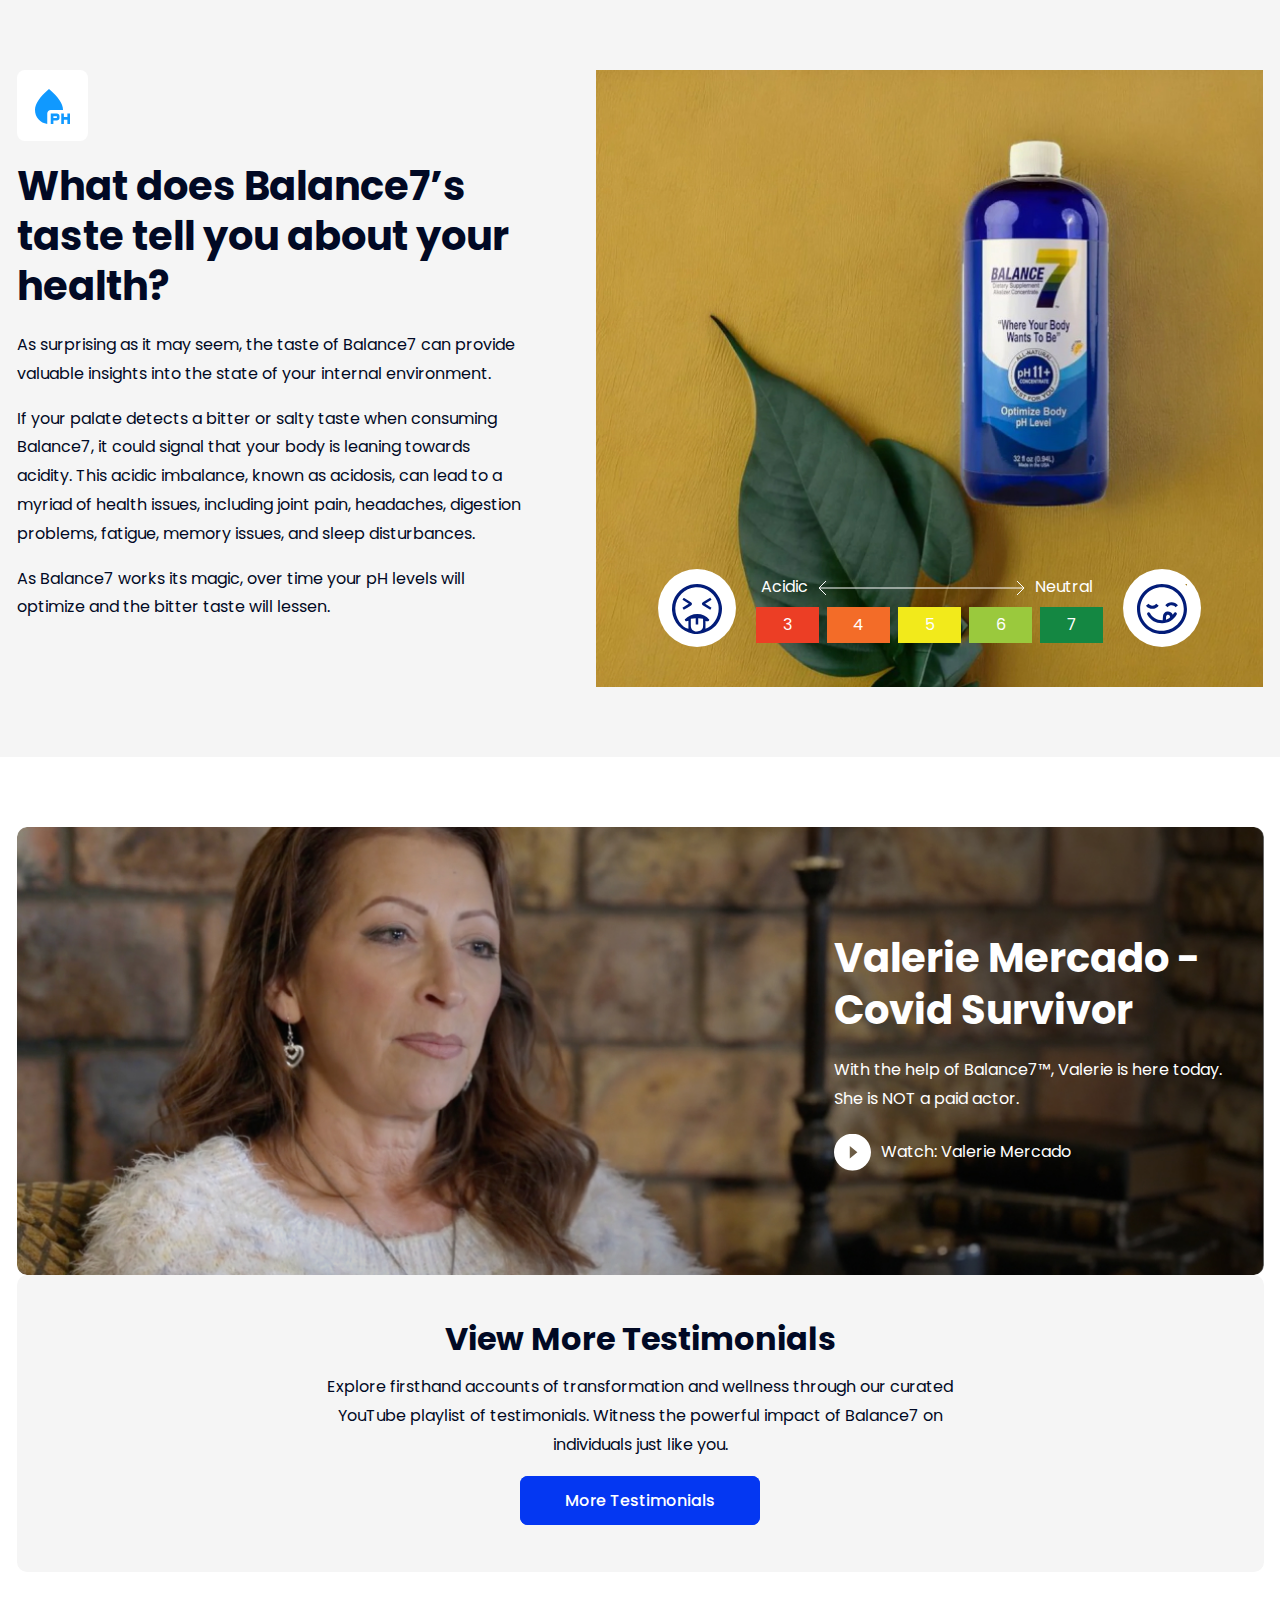
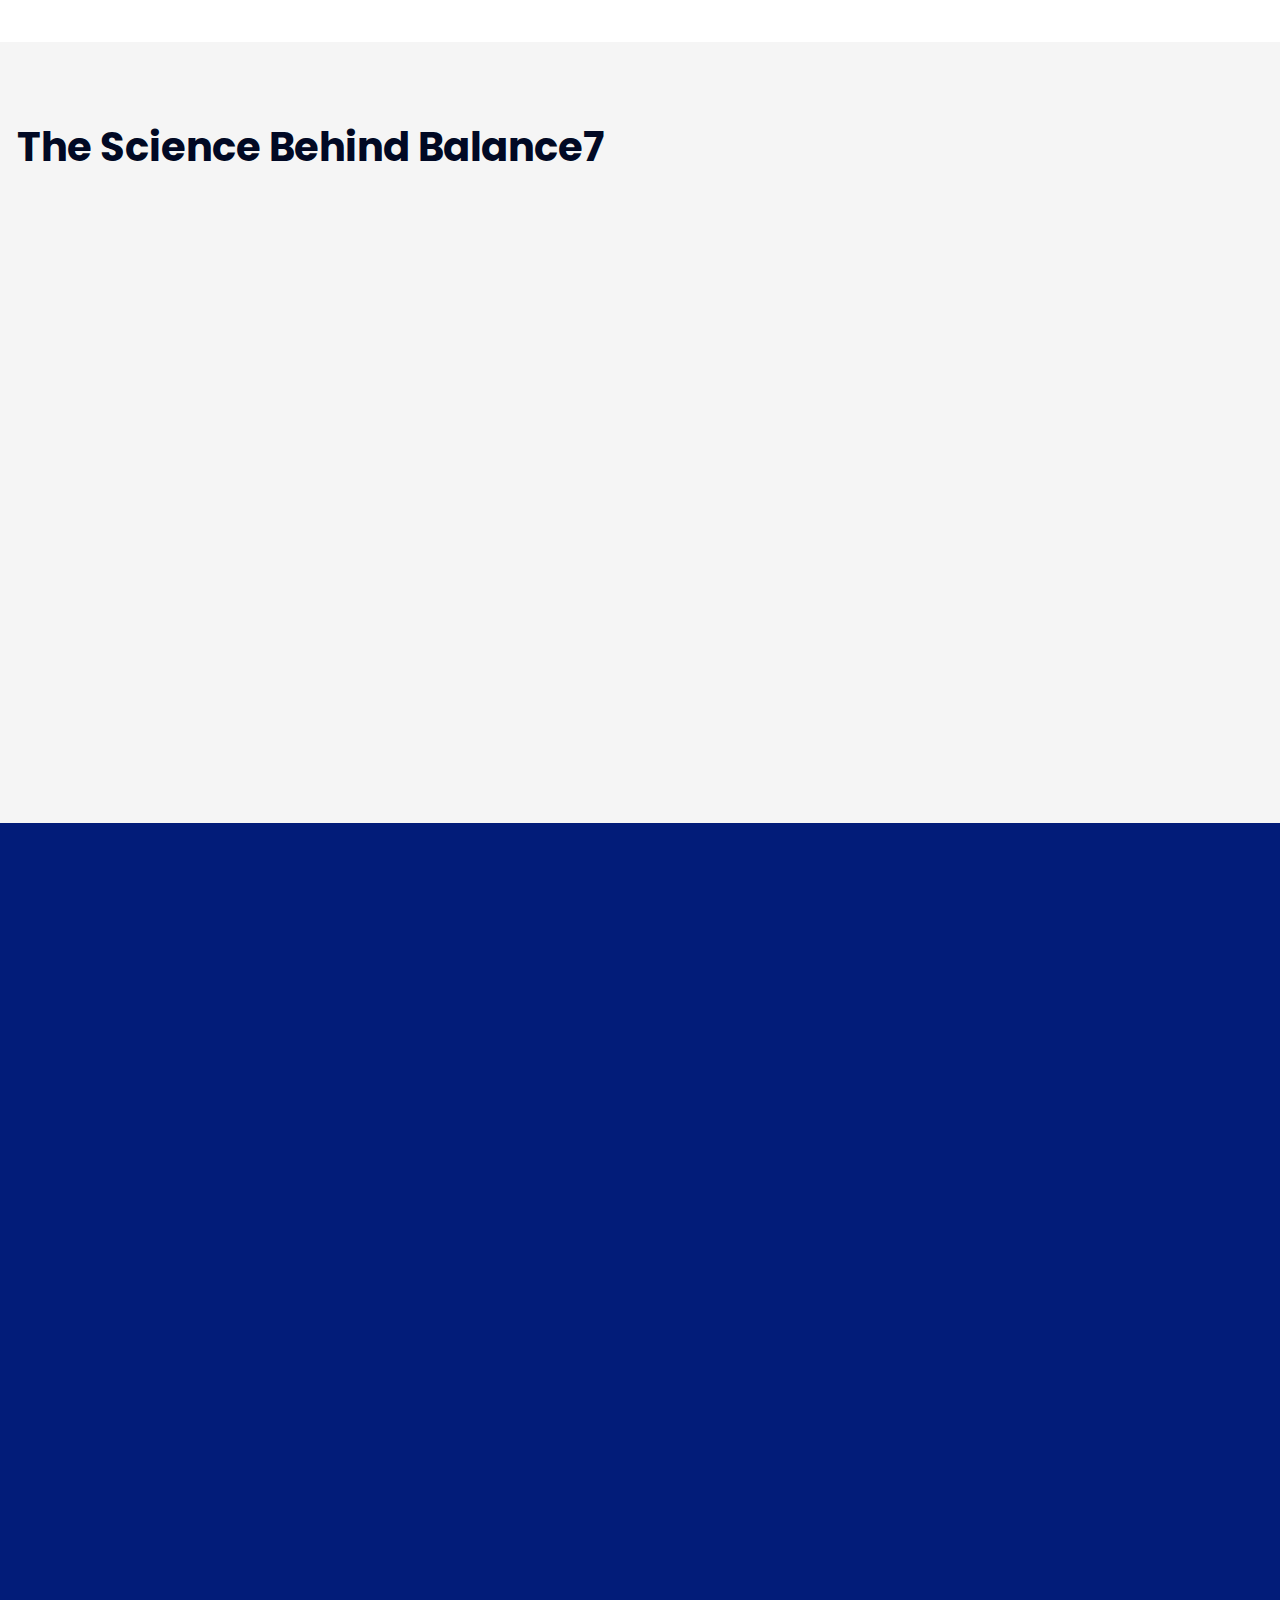
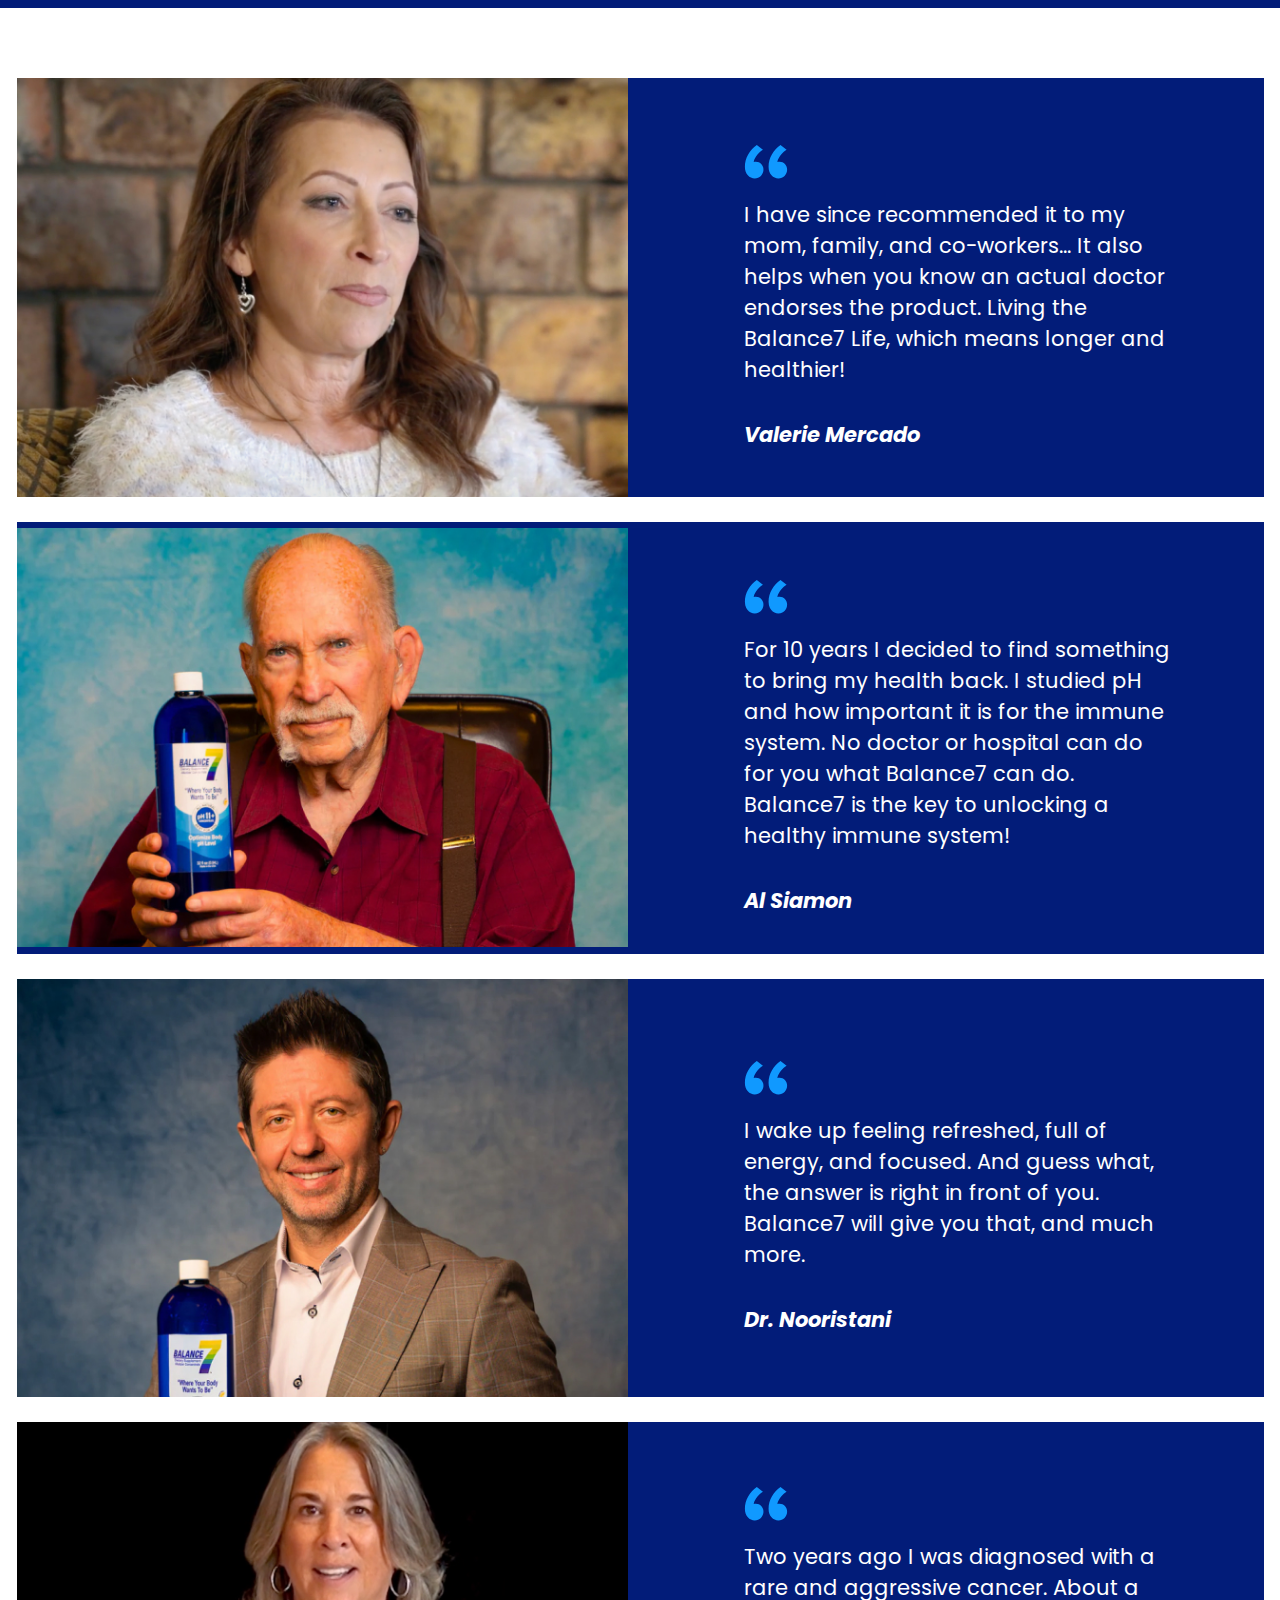
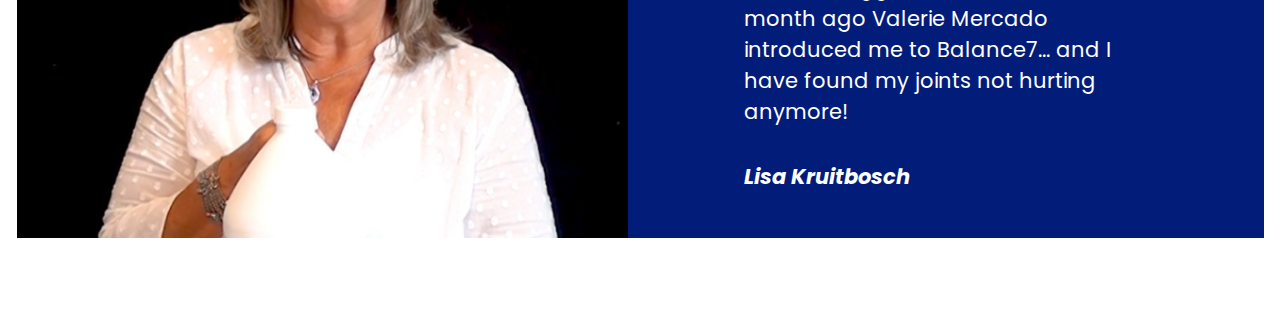
<file: product-single.html>
<!DOCTYPE html>
<html lang="en">

<head>
    <meta charset="utf-8">
    <meta http-equiv="X-UA-Compatible" content="IE=edge">
    <meta name="viewport" content="width=device-width, initial-scale=1">
    <meta name="author" content="wpOceans">
    <link rel="shortcut icon" type="image/png" href="assets/favicon.png">
    <title>Twenty - Shpify Theme</title>
    <link href="assets/bootstrap.min.css" rel="stylesheet">
    <link href="assets/animate.css" rel="stylesheet">
    <link href="assets/owl.carousel.css" rel="stylesheet">
    <link href="assets/owl.theme.css" rel="stylesheet">
    <link href="assets/owl.transitions.css" rel="stylesheet">
    <link href="assets/jquery.fancybox.css" rel="stylesheet">
    <link href="assets/custom.css" rel="stylesheet">
</head>

<body>

    <!-- taste-area -->
    <div class="b-section taste-area section-padding">
        <div class="container">
            <div class="row">
                <div class="col-lg-5">
                    <div class="taste-wrap">
                        <div class="taste-text">
                            <i><img src="assets/bicon3.svg" alt=""></i>
                            <h2>What does Balance7’s taste tell you about your health?</h2>
                            <p>As surprising as it may seem, the taste of Balance7 can provide valuable insights into
                                the state of your internal environment.</p>
                            <p>If your palate detects a bitter or salty taste when consuming Balance7, it could signal
                                that your body is leaning towards acidity. This acidic imbalance, known as acidosis, can
                                lead to a myriad of health issues, including joint pain, headaches, digestion problems,
                                fatigue, memory issues, and sleep disturbances.</p>
                            <p>As Balance7 works its magic, over time your pH levels will optimize and the bitter taste
                                will lessen.</p>
                        </div>
                    </div>
                </div>
                <div class="col-lg-7">
                    <div class="taste-img">
                        <img src="assets/taste.jpg" alt="">

                        <div class="compare-wrap">
                            <div class="compare-react">
                                <i><img src="assets/react1.svg" alt=""></i>
                            </div>
                            <div class="compare-color">
                                <p>
                                    <span>Acidic</span>
                                    <span><img src="assets/arrow.svg" alt=""></span>
                                    <span>Neutral</span>
                                </p>
                                <ul>
                                    <li>3</li>
                                    <li>4</li>
                                    <li>5</li>
                                    <li>6</li>
                                    <li>7</li>
                                </ul>
                            </div>
                            <div class="compare-react">
                                <i><img src="assets/react2.svg" alt=""></i>
                            </div>
                        </div>
                    </div>
                </div>
            </div>
        </div>
    </div>

     <!-- testimonial-area -->
     <div class="b-section testimonial-area style-3 section-padding">
        <div class="container">
            <div class="testimonial-wrap">
                <div class="testimonial-img">
                    <div class="testimonial-text">
                        <h2>Valerie Mercado - Covid Survivor</h2>
                        <p>With the help of Balance7™, Valerie is here today. She is NOT a paid actor.</p>
                        <div class="video">
                            <ul>
                                <li><a href="https://www.youtube.com/embed/sM7FBBr5yeE" data-type="iframe"
                                        class="open-video"><img src="assets/video2.svg" alt=""></a></li>
                                <li>Watch: Valerie Mercado</li>
                            </ul>
                        </div>
                    </div>
                    <img class="t-bg" src="assets/testimonial-bg3.jpg" alt="">
                </div>
                <div class="testimonial-bottom">
                    <div class="testimonial-inner">
                        <h2>View More Testimonials</h2>
                        <p>Explore firsthand accounts of transformation and wellness through our curated YouTube
                            playlist of testimonials. Witness the powerful impact of Balance7 on individuals just like
                            you.</p>
                        <a href="#" class="theme-btn">More Testimonials</a>
                    </div>
                </div>
            </div>
        </div>
    </div>

     <!-- behind-area -->
     <div class="b-section behind-area style-3 section-padding">
        <div class="container">
            <div class="behind-wrap">
                <div class="section-title">
                    <h2>The Science Behind Balance7</h2>
                </div>
                <div class="row">
                    <div class="col-lg-4 col-md-6 col-12">
                         <div class="behind-item wow fadeInUp" data-wow-duration="1000ms">
                             <div class="behind-img">
                                <img src="assets/behind-1.jpg" alt="">
                            </div>
                            <div class="behind-text">
                                <h2>Alkalinity vs. Acidity</h2>
                                <p>Balance7™ shifts your body from an acidic state prone to inflammation, to an alkaline state that promotes health and vitality.</p>
                            </div>
                         </div>
                    </div>
                    <div class="col-lg-4 col-md-6 col-12">
                         <div class="behind-item wow fadeInUp" data-wow-duration="1200ms">
                             <div class="behind-img">
                                <img src="assets/behind-2.jpg" alt="">
                            </div>
                            <div class="behind-text">
                                <h2>Immune System Activation</h2>
                                <p>By adjusting your body's pH levels, Balance7™ primes your immune system to better defend against illnesses.</p>
                            </div>
                         </div>
                    </div>
                    <div class="col-lg-4 col-md-6 col-12">
                         <div class="behind-item wow fadeInUp" data-wow-duration="1400ms">
                             <div class="behind-img">
                                <img src="assets/behind-3.jpg" alt="">
                            </div>
                            <div class="behind-text">
                                <h2>Natural Ingredients</h2>
                                <p>Comprising only FDA-recognized, safe, naturally mined ingredients, Balance7™ ensures you're nurturing your body without any harmful effects.</p>
                            </div>
                         </div>
                    </div>
                </div>
            </div>
        </div>
    </div>

    <!-- balance-area -->
    <div class="b-section balance-area style-3 section-padding">
        <div class="container">
            <div class="balance-wrap">
                <div class="row align-items-center">
                    <div class="col-lg-6 col-md-12 col-12">
                        <div class="balance-img wow fadeInLeftSlow" data-wow-duration="1000ms">
                            <img src="assets/video.png" alt="">
                            <span> <strong>Watch:</strong> How Does Balance7™ Work?</span>
                            <div class="video-btn">
                                <a href="https://www.youtube.com/embed/sM7FBBr5yeE" data-type="iframe"
                                    class="open-video"><img src="assets/video-btn.svg" alt=""></a>
                            </div>
                        </div>
                    </div>
                    <div class="col-lg-6 col-md-12 col-12">
                        <div class="balance-text wow fadeInRightSlow" data-wow-duration="1000ms">
                            <h2>Why Balance7™?</h2>
                            <p>A message from Dr. Ahmad Nooristani, MD & CEO</p>
                            <i><img src="assets/quote.svg" alt=""></i>
                            <h3>The Silent Enemy: Chronic Inflammation</h3>
                            <p>In the fast-paced rhythm of today’s life, stress, dietary choices, and pollutants push our bodies into an acidic state, fueling chronic inflammation and weakening our immune systems. This can lead to a myriad of health issues, from everyday fatigue and fog to more significant conditions. </p>
                            <p>As the CEO of Balance7, I’m excited to share with you our science-backed solution tailored to address these very challenges. Balance7 stands out by effectively alkalizing your body, neutralizing excess acidity, and enhancing the resilience of your immune system. It represents more than just a health supplement; it's a beacon for those seeking to revitalize their health and embrace a life of vitality and well-being.</p>
                        </div>
                    </div>
                </div>
            </div>
        </div>
    </div>


    <div class="b-section grid-testimonial section-padding">
        <div class="container">
            <div class="grid-testimonial-wrap">
                <div class="row align-items-center">
                    <div class="col-lg-6 col-12">
                        <div class="grid-testimonial-img">
                            <img src="assets/new/tstm1.jpg" alt="">
                        </div>
                    </div>
                    <div class="col-lg-6 col-12">
                        <div class="grid-testimonial-text">
                            <div class="icon">
                                <img src="assets/quote.svg" alt="">
                            </div>
                            <p>I have since recommended it to my mom, family, and co-workers... It also helps when you know an actual doctor endorses the product. Living the Balance7 Life, which means longer and healthier!</p>
                            <span>Valerie Mercado</span>
                        </div>
                    </div>
                </div>
            </div>
            <div class="grid-testimonial-wrap">
                <div class="row align-items-center">
                    <div class="col-lg-6 col-12">
                        <div class="grid-testimonial-img">
                            <img src="assets/new/tstm2.jpg" alt="">
                        </div>
                    </div>
                    <div class="col-lg-6 col-12">
                        <div class="grid-testimonial-text">
                            <div class="icon">
                                <img src="assets/quote.svg" alt="">
                            </div>
                            <p>For 10 years I decided to find something to bring my health back. I studied pH and how important it is for the immune system. No doctor or hospital can do for you what Balance7 can do. Balance7 is the key to unlocking a healthy immune system!</p>
                            <span>Al Siamon</span>
                        </div>
                    </div>
                </div>
            </div>
            <div class="grid-testimonial-wrap">
                <div class="row align-items-center">
                    <div class="col-lg-6 col-12">
                        <div class="grid-testimonial-img">
                            <img src="assets/new/tstm3.jpg" alt="">
                        </div>
                    </div>
                    <div class="col-lg-6 col-12">
                        <div class="grid-testimonial-text">
                            <div class="icon">
                                <img src="assets/quote.svg" alt="">
                            </div>
                            <p>I wake up feeling refreshed, full of energy, and focused. And guess what, the answer is right in front of you. Balance7 will give you that, and much more.</p>
                            <span>Dr. Nooristani</span>
                        </div>
                    </div>
                </div>
            </div>
            <div class="grid-testimonial-wrap">
                <div class="row align-items-center">
                    <div class="col-lg-6 col-12">
                        <div class="grid-testimonial-img">
                            <img src="assets/new/tstm4.jpg" alt="">
                        </div>
                    </div>
                    <div class="col-lg-6 col-12">
                        <div class="grid-testimonial-text">
                            <div class="icon">
                                <img src="assets/quote.svg" alt="">
                            </div>
                            <p>Two years ago I was diagnosed with a rare and aggressive cancer. About a month ago Valerie Mercado introduced me to Balance7... and I have found my joints not hurting anymore!</p>
                            <span>Lisa Kruitbosch</span>
                        </div>
                    </div>
                </div>
            </div>
        </div>
    </div>




    <!-- All JavaScript files
    ================================================== -->
    <script src="assets/jquery.min.js"></script>
    <script src="assets/bootstrap.bundle.min.js"></script>
    <script src="assets/jquery-plugin-collection.js"></script>
    <!-- Custom script for this template -->
    <script src="assets/script.js"></script>
</body>

</html>
</file>
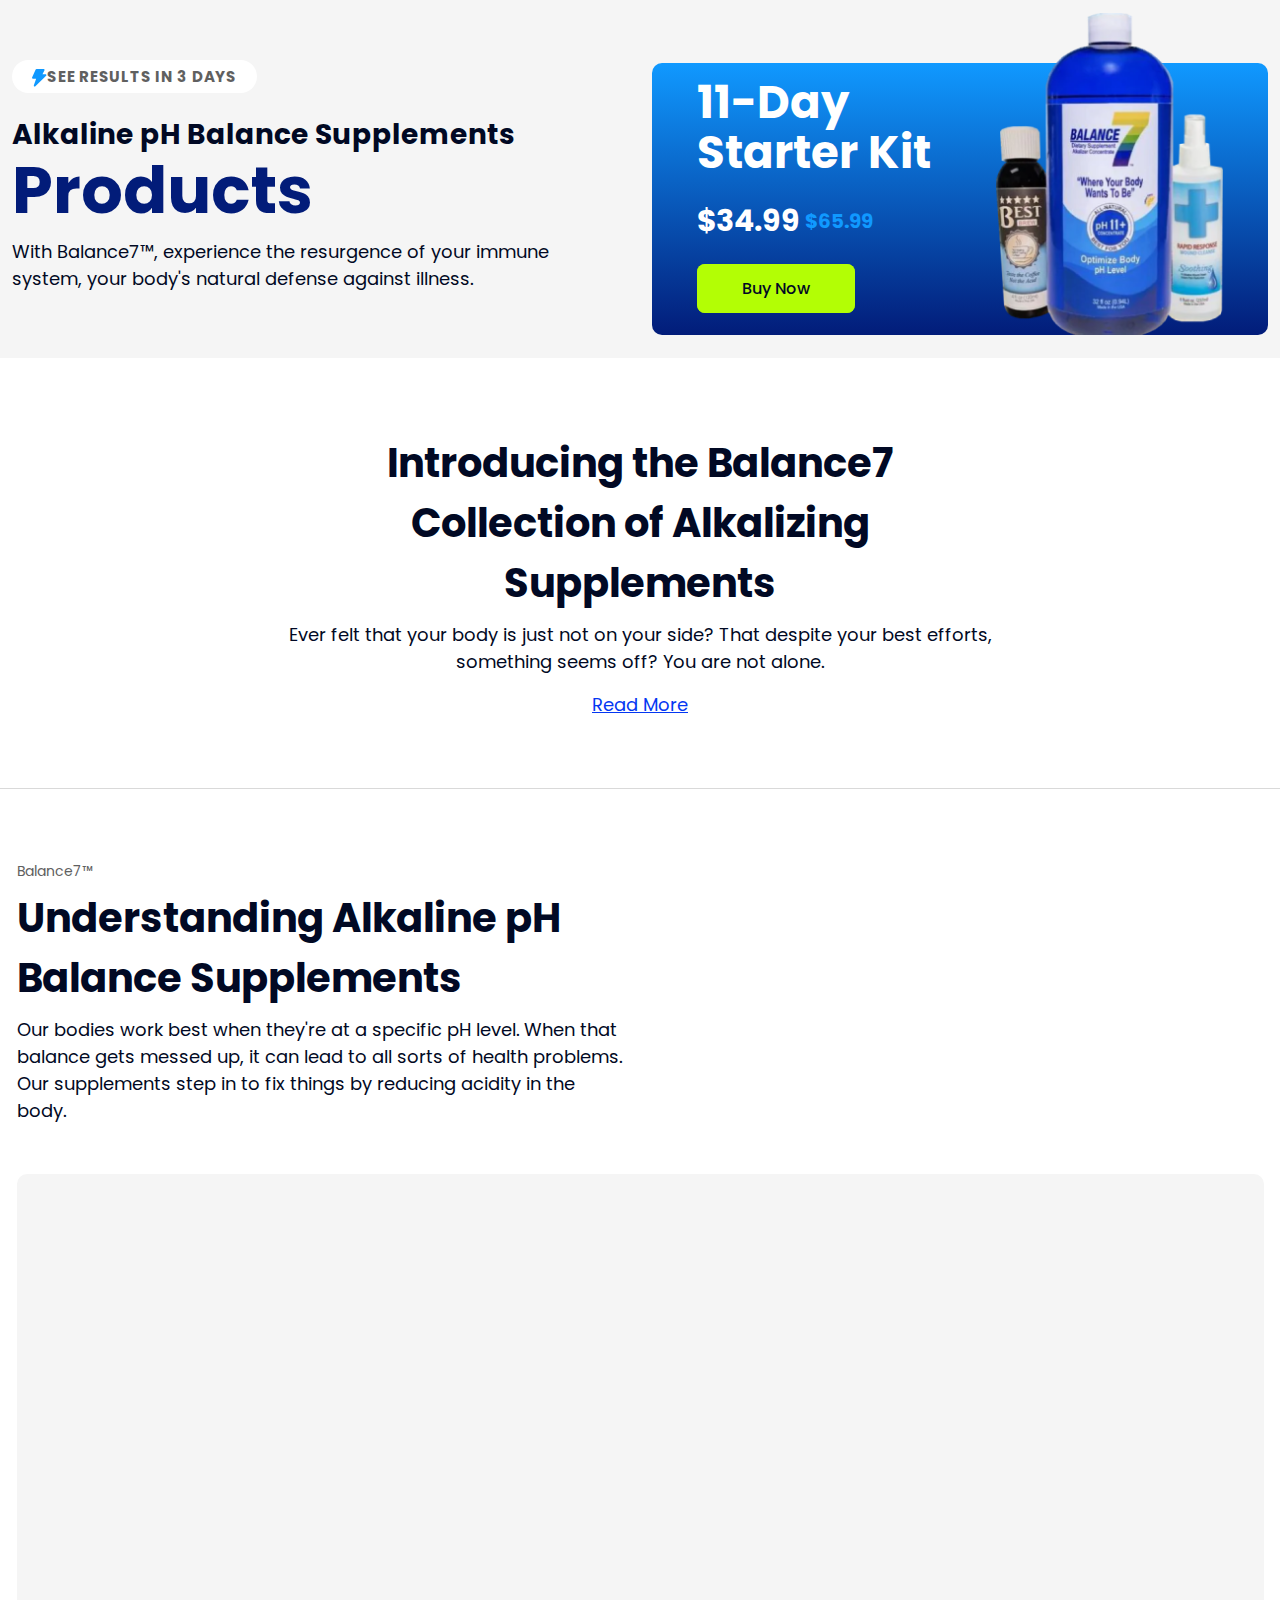
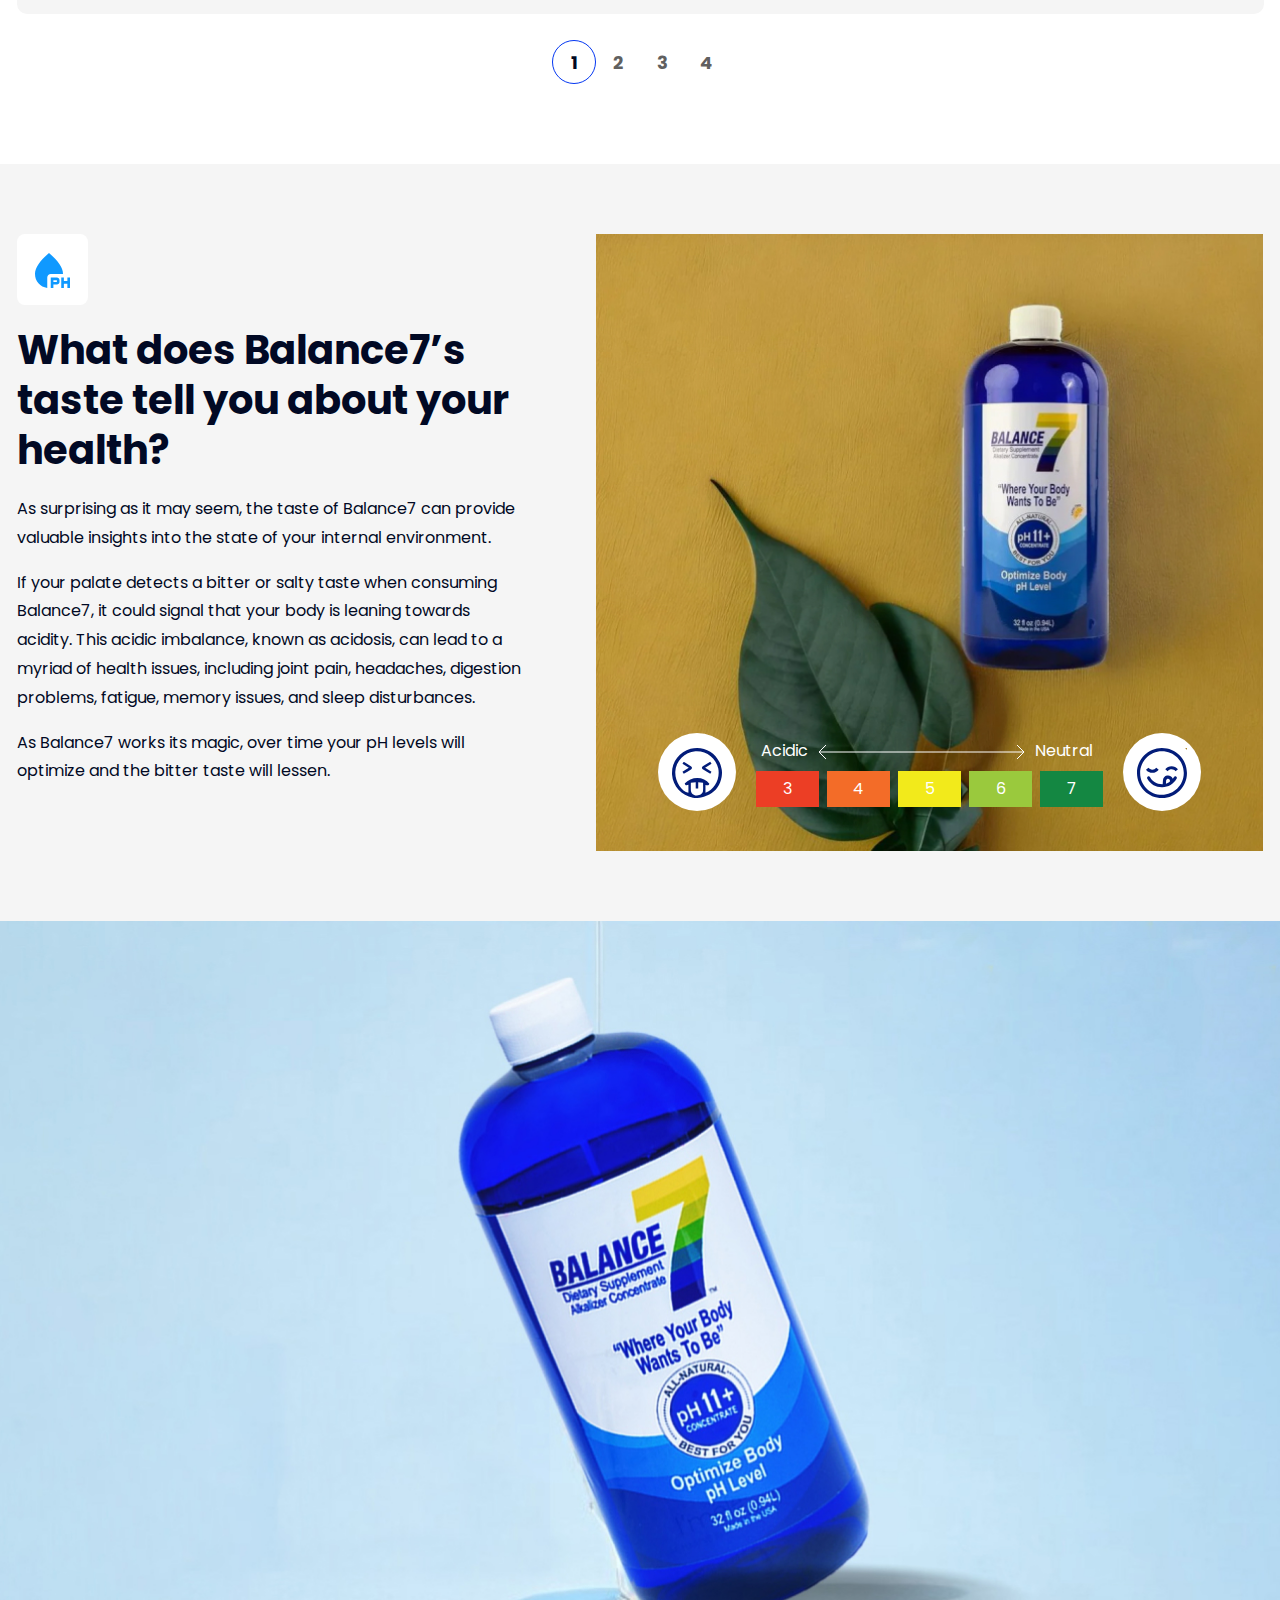
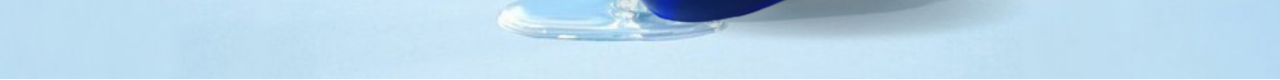
<file: product.html>
<!DOCTYPE html>
<html lang="en">

<head>
    <meta charset="utf-8">
    <meta http-equiv="X-UA-Compatible" content="IE=edge">
    <meta name="viewport" content="width=device-width, initial-scale=1">
    <meta name="author" content="wpOceans">
    <link rel="shortcut icon" type="image/png" href="assets/favicon.png">
    <title>Twenty - Shpify Theme</title>
    <link href="assets/bootstrap.min.css" rel="stylesheet">
    <link href="assets/animate.css" rel="stylesheet">
    <link href="assets/owl.carousel.css" rel="stylesheet">
    <link href="assets/owl.theme.css" rel="stylesheet">
    <link href="assets/owl.transitions.css" rel="stylesheet">
    <link href="assets/jquery.fancybox.css" rel="stylesheet">
    <link href="assets/custom.css" rel="stylesheet">
</head>

<body>

    <div class="b-section hero-area style-3">
        <div class="container-fluid">
            <div class="hero-inner-wrap">
                <div class="row align-items-center">
                    <div class="col-lg-6">
                        <div class="hero-text wow fadeInLeftSlow" data-wow-duration="1000ms">
                            <span><i><img src="assets/energy.svg" alt=""></i>See results in 3 days</span>
                            <h1>Alkaline pH Balance Supplements</h1>
                            <h2>Products</h2>
                            <p>With Balance7™, experience the resurgence of your immune system, your body's natural defense
                                against illness.</p>
                        </div>
                    </div>
                    <div class="col-lg-6">
                        <div class="hero-right-img-wrap">
                            <div class="hero-right-text">
                                <h3>11-Day Starter Kit</h3>
                                <ul>
                                    <li>$34.99</li>
                                    <li>$65.99</li>
                                </ul>
                                <a href="#" class="theme-btn-s2">Buy Now</a>
                            </div>
                            <div class="hero-right-img">
                                <img src="assets/hero-right.png" alt="">
                            </div>
                        </div>
                    </div>
                </div>
            </div>
        </div>
    </div>

    <!-- product-area -->
    <div class="b-section product-area section-padding">
        <div class="container">
            <div class="row justify-content-center">
                <div class="col-lg-7">
                    <div class="section-title text-center">
                        <h2>Introducing the Balance7 Collection of Alkalizing Supplements</h2>
                        <p>Ever felt that your body is just not on your side? That despite your best efforts, something
                            seems off? You are not alone.</p>
                        <a href="#">Read More</a>
                    </div>
                </div>
            </div>
        </div>
    </div>


    <!-- details-area -->
    <div class="b-section details-area style-2 section-padding">
        <div class="container">
            <div class="row">
                <div class="col-lg-6">
                    <div class="section-title">
                        <span>Balance7™</span>
                        <h2>Understanding Alkaline pH Balance Supplements</h2>
                        <p>Our bodies work best when they're at a specific pH level. When that balance gets messed up,
                            it can lead to all sorts of health problems. Our supplements step in to fix things by
                            reducing acidity in the body.</p>
                    </div>
                </div>
            </div>
            <div class="details-wrap details-active owl-carousel">
                <div class="details-item">
                    <div class="row align-items-end">
                        <div class="col-lg-6">
                            <div class="details-content wow fadeInLeftSlow" data-wow-duration="1000ms">
                                <h2>Importance of pH in the Body</h2>
                                <p>Maintaining pH balance isn't just important—it's essential. When your body gets too
                                    acidic, it can lead to various health issues, like fatigue and inflammation. As we
                                    age, our bodies struggle to maintain this balance naturally, which is where
                                    supplements can help.
                                </p>
                            </div>
                        </div>
                        <div class="col-lg-6">
                            <div class="details-img wow fadeInRightSlow" data-wow-duration="1200ms">
                                <img src="assets/carousel1.png" alt="">
                            </div>
                        </div>
                    </div>
                </div>
                <div class="details-item">
                    <div class="row align-items-end">
                        <div class="col-lg-6">
                            <div class="details-content wow fadeInLeftSlow" data-wow-duration="1000ms">
                                <h2>Importance of pH in the Body</h2>
                                <p>Maintaining pH balance isn't just important—it's essential. When your body gets too
                                    acidic, it can lead to various health issues, like fatigue and inflammation. As we
                                    age, our bodies struggle to maintain this balance naturally, which is where
                                    supplements can help.
                                </p>
                            </div>
                        </div>
                        <div class="col-lg-6">
                            <div class="details-img wow fadeInRightSlow" data-wow-duration="1200ms">
                                <img src="assets/carousel1.png" alt="">
                            </div>
                        </div>
                    </div>
                </div>
                <div class="details-item">
                    <div class="row align-items-end">
                        <div class="col-lg-6">
                            <div class="details-content wow fadeInLeftSlow" data-wow-duration="1000ms">
                                <h2>Importance of pH in the Body</h2>
                                <p>Maintaining pH balance isn't just important—it's essential. When your body gets too
                                    acidic, it can lead to various health issues, like fatigue and inflammation. As we
                                    age, our bodies struggle to maintain this balance naturally, which is where
                                    supplements can help.
                                </p>
                            </div>
                        </div>
                        <div class="col-lg-6">
                            <div class="details-img wow fadeInRightSlow" data-wow-duration="1200ms">
                                <img src="assets/carousel1.png" alt="">
                            </div>
                        </div>
                    </div>
                </div>
                <div class="details-item">
                    <div class="row align-items-end">
                        <div class="col-lg-6">
                            <div class="details-content wow fadeInLeftSlow" data-wow-duration="1000ms">
                                <h2>Importance of pH in the Body</h2>
                                <p>Maintaining pH balance isn't just important—it's essential. When your body gets too
                                    acidic, it can lead to various health issues, like fatigue and inflammation. As we
                                    age, our bodies struggle to maintain this balance naturally, which is where
                                    supplements can help.
                                </p>
                            </div>
                        </div>
                        <div class="col-lg-6">
                            <div class="details-img wow fadeInRightSlow" data-wow-duration="1200ms">
                                <img src="assets/carousel1.png" alt="">
                            </div>
                        </div>
                    </div>
                </div>
            </div>
        </div>
    </div>

    <!-- taste-area -->
    <div class="b-section taste-area section-padding">
        <div class="container">
            <div class="row">
                <div class="col-lg-5">
                    <div class="taste-wrap">
                        <div class="taste-text">
                            <i><img src="assets/bicon3.svg" alt=""></i>
                            <h2>What does Balance7’s taste tell you about your health?</h2>
                            <p>As surprising as it may seem, the taste of Balance7 can provide valuable insights into
                                the state of your internal environment.</p>
                            <p>If your palate detects a bitter or salty taste when consuming Balance7, it could signal
                                that your body is leaning towards acidity. This acidic imbalance, known as acidosis, can
                                lead to a myriad of health issues, including joint pain, headaches, digestion problems,
                                fatigue, memory issues, and sleep disturbances.</p>
                            <p>As Balance7 works its magic, over time your pH levels will optimize and the bitter taste
                                will lessen.</p>
                        </div>
                    </div>
                </div>
                <div class="col-lg-7">
                    <div class="taste-img">
                        <img src="assets/taste.jpg" alt="">

                        <div class="compare-wrap">
                            <div class="compare-react">
                                <i><img src="assets/react1.svg" alt=""></i>
                            </div>
                            <div class="compare-color">
                                <p>
                                    <span>Acidic</span>
                                    <span><img src="assets/arrow.svg" alt=""></span>
                                    <span>Neutral</span>
                                </p>
                                <ul>
                                    <li>3</li>
                                    <li>4</li>
                                    <li>5</li>
                                    <li>6</li>
                                    <li>7</li>
                                </ul>
                            </div>
                            <div class="compare-react">
                                <i><img src="assets/react2.svg" alt=""></i>
                            </div>
                        </div>
                    </div>
                </div>
            </div>
        </div>
    </div>

    <!-- quiz-area -->
    <div class="b-section quiz-area section-padding"
        style="background: url(assets/quiz-bg.jpg) no-repeat center top; background-size: cover;">
        <div class="container">
            <div class="quiz-wrap">
                <div class="quiz-text wow fadeInUp" data-wow-duration="1000ms">
                    <span>Quiz Time</span>
                    <h2>Will Balance7 work for me?</h2>
                    <p>Answer a few questions to see if Balance7 is a good fit for you!</p>
                    <a href="#" class="theme-btn">Take the Quiz Now</a>
                </div>
            </div>
        </div>
    </div>

    <!-- All JavaScript files
    ================================================== -->
    <script src="assets/jquery.min.js"></script>
    <script src="assets/bootstrap.bundle.min.js"></script>
    <script src="assets/jquery-plugin-collection.js"></script>
    <!-- Custom script for this template -->
    <script src="assets/script.js"></script>
</body>

</html>
</file>
<file: assets/custom.css>
@import url("https://fonts.googleapis.com/css2?family=Poppins:ital,wght@0,100;0,200;0,300;0,400;0,500;0,600;0,700;0,800;0,900;1,100;1,200;1,300;1,400;1,500;1,600;1,700;1,800;1,900&display=swap");
:root {
  scroll-behavior: unset;
}

.b-section {
  font-family: "Poppins", sans-serif;
  color: #010924;
  font-size: 16px;
  overflow-x: hidden;
}
.b-section p {
  font-size: 16px;
  color: #010924;
  line-height: 1.8em;
}
.b-section h1,
.b-section h2,
.b-section h3,
.b-section h4,
.b-section h5,
.b-section h6 {
  color: #010924;
  font-family: "Poppins", sans-serif;
  font-weight: 600;
}
.b-section ul {
  padding-left: 0;
  margin: 0;
  list-style: none;
}
.b-section a {
  text-decoration: none;
}
.b-section a:hover {
  text-decoration: none;
}
@media (max-width: 1440px) {
  .b-section .container {
    max-width: 1271px;
  }
}
.b-section img {
  max-width: 100%;
}
.b-section .h-hidden {
  display: none;
}

.section-padding {
  padding: 70px 0;
}

.theme-btn,
.theme-btn-s2 {
  background: #0437F2;
  color: #fff;
  display: inline-block;
  font-weight: 500;
  padding: 12px 45px;
  border: 0;
  z-index: 11;
  font-size: 16px;
  font-style: normal;
  font-weight: 500;
  line-height: normal;
  border: 0;
  position: relative;
  overflow: hidden;
  transition: all 0.3s;
  border-radius: 8px;
}
.theme-btn::before,
.theme-btn-s2::before {
  position: absolute;
  content: "";
  left: 0;
  right: 0;
  top: 0;
  bottom: 0;
  background: #0437F2;
  transform-origin: 50%;
  transition-property: transform;
  transition-duration: 0.3s;
  transition-timing-function: ease-out;
  transition: 0.5s;
  z-index: -1;
}
.theme-btn:hover, .theme-btn:focus, .theme-btn:active,
.theme-btn-s2:hover,
.theme-btn-s2:focus,
.theme-btn-s2:active {
  background-color: #051c6e;
  color: #fff;
}
.theme-btn:hover:before, .theme-btn:focus:before, .theme-btn:active:before,
.theme-btn-s2:hover:before,
.theme-btn-s2:focus:before,
.theme-btn-s2:active:before {
  transform: scaleX(0);
}
.theme-btn:hover:after, .theme-btn:focus:after, .theme-btn:active:after,
.theme-btn-s2:hover:after,
.theme-btn-s2:focus:after,
.theme-btn-s2:active:after {
  right: 30px;
}
@media (max-width: 991px) {
  .theme-btn,
  .theme-btn-s2 {
    font-size: 18px;
  }
}
@media (max-width: 767px) {
  .theme-btn,
  .theme-btn-s2 {
    padding: 15px 22px;
    font-size: 14px;
  }
}

.theme-btn-s2 {
  background: #9ad90a;
  color: #010924;
}
.theme-btn-s2:before {
  background: #B3FE05;
}
.theme-btn-s2:hover, .theme-btn-s2:focus, .theme-btn-s2:active {
  background-color: #9ad90a;
  color: #fff;
}

.footer p {
  color: #fff;
}

.section-title {
  margin-bottom: 50px;
}
.section-title.style-2 {
  text-align: center;
}
.section-title span {
  color: #606060;
  font-size: 14px;
  font-style: normal;
  font-weight: 400;
  line-height: normal;
}
.section-title h2 {
  font-size: 40px;
  font-style: normal;
  font-weight: 700;
  line-height: normal;
  margin-top: 5px;
}
@media (max-width: 575px) {
  .section-title h2 {
    font-size: 32px;
    font-style: normal;
    font-weight: 700;
    line-height: 40px;
  }
}
.section-title p {
  font-size: 18px;
  font-style: normal;
  font-weight: 400;
  line-height: normal;
}
@media (max-width: 575px) {
  .section-title p {
    font-size: 16px;
  }
}
.section-title a {
  color: #0437F2;
  font-size: 18px;
  font-style: normal;
  font-weight: 400;
  line-height: normal;
  text-decoration-line: underline;
}

.hero-area {
  background: #F5F5F5;
  overflow: hidden;
}
.hero-area .hero-text {
  padding: 30px 0;
  padding-left: 82px;
}
@media (max-width: 1199px) {
  .hero-area .hero-text {
    padding-left: 30px;
  }
}
@media (max-width: 575px) {
  .hero-area .hero-text {
    padding-left: 12px;
  }
}
.hero-area .hero-text h1 {
  color: #010924;
  font-size: 65px;
  font-style: normal;
  font-weight: 700;
  line-height: 78px;
  margin: 24px 0;
}
@media (max-width: 1199px) {
  .hero-area .hero-text h1 {
    font-size: 55px;
  }
}
@media (max-width: 575px) {
  .hero-area .hero-text h1 {
    font-size: 36px;
    line-height: 40px;
  }
}
.hero-area .hero-text span {
  color: #606060;
  display: inline-block;
  font-size: 15px;
  font-style: normal;
  font-weight: 700;
  line-height: normal;
  letter-spacing: 0.75px;
  text-transform: uppercase;
  padding: 5px 20px;
  background: #fff;
  border-radius: 50px;
}
@media (max-width: 575px) {
  .hero-area .hero-text span {
    font-size: 14px;
  }
}
.hero-area .hero-text span i {
  display: inline-block;
}
.hero-area .hero-text p {
  font-size: 18px;
  font-style: normal;
  font-weight: 400;
  line-height: normal;
  max-width: 419px;
}
.hero-area .hero-text .hero-btn ul {
  display: flex;
  align-items: center;
}
@media (max-width: 991px) {
  .hero-area .hero-text .hero-btn ul {
    margin-top: 20px;
  }
}
.hero-area .hero-text .hero-btn ul li + li {
  margin-left: 20px;
}
.hero-area .hero-text .hero-btn ul li + li a {
  color: #0437F2;
  font-size: 18px;
  font-style: normal;
  font-weight: 400;
  line-height: normal;
  text-decoration-line: underline;
}
.hero-area .hero-text .bottom-features {
  margin-top: 80px;
}
@media (max-width: 575px) {
  .hero-area .hero-text .bottom-features {
    margin-top: 30px;
  }
}
.hero-area .hero-text .bottom-features small {
  color: #010924;
  font-size: 18px;
  font-style: normal;
  font-weight: 700;
  line-height: normal;
  text-transform: uppercase;
}
.hero-area .hero-text .bottom-features ul {
  display: flex;
  align-items: center;
  margin-top: 10px;
}
.hero-area .hero-text .bottom-features ul li + li {
  margin-left: 17px;
}
.hero-area .hero-right-img-wrap {
  display: flex;
  align-items: flex-end;
}
.hero-area .hero-right-img-wrap .hero-right-img-left {
  padding-right: 30px;
}
@media (max-width: 575px) {
  .hero-area .hero-right-img-wrap .hero-right-img-left {
    padding-right: 15px;
  }
}
.hero-area .hero-right-img-wrap .hero-right-img {
  margin-bottom: 23px;
}
@media (max-width: 575px) {
  .hero-area .hero-right-img-wrap .hero-right-img {
    margin-bottom: 15px;
  }
}
.hero-area .hero-right-img-wrap .hero-right-img:last-child {
  margin-bottom: 0;
}
.hero-area .hero-right-img-wrap .hero-right-img img {
  width: 100%;
}

.suppliment-area {
  padding-bottom: 40px;
}
.suppliment-area .suppliment-wrap .suppliment-item {
  margin-bottom: 30px;
}
.suppliment-area .suppliment-wrap .suppliment-item .suppliment-img {
  overflow: hidden;
  border-radius: 10px;
}
.suppliment-area .suppliment-wrap .suppliment-item .suppliment-img img {
  transform: scale(1);
  transition: all 0.3s;
  border-radius: 10px;
}
.suppliment-area .suppliment-wrap .suppliment-item .suppliment-text {
  padding-top: 20px;
}
.suppliment-area .suppliment-wrap .suppliment-item .suppliment-text h2 {
  font-size: 24px;
  font-style: normal;
  font-weight: 700;
  line-height: normal;
  margin-bottom: 15px;
}
.suppliment-area .suppliment-wrap .suppliment-item .suppliment-text a {
  color: #0437F2;
  font-size: 18px;
  font-style: normal;
  font-weight: 400;
  line-height: normal;
  text-decoration-line: underline;
}
.suppliment-area .suppliment-wrap .suppliment-item:hover .suppliment-img img {
  transform: scale(1.2);
}

.benefits-area {
  background: #F5F5F5;
}
.benefits-area .benefits-wrap .benefits-item {
  display: flex;
  justify-content: center;
  flex-wrap: wrap;
}
.benefits-area .benefits-wrap .benefits-item .benefits-content {
  flex-basis: 50%;
  text-align: center;
  margin: 0 auto;
  margin-bottom: 37px;
}
.benefits-area .benefits-wrap .benefits-item .benefits-content .benefits-content-inner {
  max-width: 155px;
}
@media (max-width: 767px) {
  .benefits-area .benefits-wrap .benefits-item .benefits-content .benefits-content-inner {
    margin: 0 auto;
  }
}
@media (max-width: 991px) {
  .benefits-area .benefits-wrap .benefits-item .benefits-content {
    flex-basis: 33.33%;
  }
}
@media (max-width: 767px) {
  .benefits-area .benefits-wrap .benefits-item .benefits-content {
    flex-basis: 50%;
  }
}
.benefits-area .benefits-wrap .benefits-item .benefits-content h3 {
  font-size: 21px;
  font-style: normal;
  font-weight: 600;
  line-height: 28px;
}
.benefits-area .benefits-wrap .benefits-item .benefits-content .benefits-icon {
  width: 71px;
  height: 71px;
  line-height: 71px;
  text-align: center;
  background: #fff;
  border-radius: 8px;
  margin: 0 auto;
  margin-bottom: 20px;
}
.benefits-area .benefits-wrap .benefits-img {
  text-align: center;
}

.balance-area {
  background: #021C79;
}
.balance-area .balance-wrap .balance-img {
  position: relative;
}
.balance-area .balance-wrap .balance-img span {
  display: block;
  color: #fff;
  margin-top: 10px;
}
.balance-area .balance-wrap .balance-img .video-btn {
  position: absolute;
  top: 50%;
  left: 50%;
  transform: translate(-50%, -50%);
}
.balance-area .balance-wrap .balance-text {
  padding-left: 60px;
}
@media (max-width: 1199px) {
  .balance-area .balance-wrap .balance-text {
    padding-left: 0px;
  }
}
.balance-area .balance-wrap .balance-text h2 {
  color: #FFF;
  font-size: 40px;
  font-style: normal;
  font-weight: 700;
  line-height: normal;
}
@media (max-width: 1199px) {
  .balance-area .balance-wrap .balance-text h2 {
    font-size: 32px;
    font-style: normal;
    font-weight: 700;
    line-height: 40px;
    margin-top: 40px;
  }
}
.balance-area .balance-wrap .balance-text p {
  color: #fff;
  margin-bottom: 50px;
}
.balance-area .balance-wrap .balance-text .balance-features {
  margin-bottom: 40px;
}
.balance-area .balance-wrap .balance-text .balance-features h3 {
  color: #1099FF;
  font-size: 35px;
  font-style: normal;
  font-weight: 600;
  line-height: 28px;
  margin-bottom: 20px;
}
.balance-area .balance-wrap .balance-text .balance-features h4 {
  color: #FFF;
  font-size: 21px;
  font-style: normal;
  font-weight: 600;
  line-height: 28px;
  margin-bottom: 10px;
}
.balance-area .balance-wrap .balance-text .theme-btn {
  background-color: #9ad90a;
  color: #010924;
}
.balance-area .balance-wrap .balance-text .theme-btn:before {
  background-color: #B3FE05;
}

.testimonial-area .testimonial-wrap {
  position: relative;
}
.testimonial-area .testimonial-wrap .testimonial-img {
  position: relative;
}
@media (max-width: 991px) {
  .testimonial-area .testimonial-wrap .testimonial-img {
    background: #010924;
    border-radius: 10px;
  }
}
.testimonial-area .testimonial-wrap .testimonial-img .t-bg {
  border-radius: 10px;
  width: 100%;
}
@media (max-width: 1199px) {
  .testimonial-area .testimonial-wrap .testimonial-img .t-bg {
    min-height: 450px;
    object-fit: cover;
  }
}
@media (max-width: 991px) {
  .testimonial-area .testimonial-wrap .testimonial-img .t-bg {
    min-height: 250px;
  }
}
.testimonial-area .testimonial-wrap .testimonial-img .testimonial-text {
  position: absolute;
  left: 0;
  top: 50%;
  transform: translateY(-50%);
  max-width: 430px;
  padding-left: 30px;
}
@media (max-width: 991px) {
  .testimonial-area .testimonial-wrap .testimonial-img .testimonial-text {
    padding: 30px 15px;
    position: relative;
    top: 0;
    transform: unset;
    background: transparent;
  }
}
.testimonial-area .testimonial-wrap .testimonial-img .testimonial-text h2 {
  color: #fff;
  font-size: 40px;
  font-style: normal;
  font-weight: 700;
  line-height: 52px;
  margin-bottom: 20px;
}
@media (max-width: 575px) {
  .testimonial-area .testimonial-wrap .testimonial-img .testimonial-text h2 {
    font-size: 32px;
    font-style: normal;
    font-weight: 700;
    line-height: 40px;
  }
}
.testimonial-area .testimonial-wrap .testimonial-img .testimonial-text p {
  color: #fff;
}
.testimonial-area .testimonial-wrap .testimonial-img .testimonial-text .video ul {
  display: flex;
  align-items: center;
  margin-top: 20px;
}
.testimonial-area .testimonial-wrap .testimonial-img .testimonial-text .video ul li + li {
  margin-left: 10px;
  color: #fff;
}
.testimonial-area .testimonial-wrap .testimonial-bottom {
  border-radius: 10px;
  background: #F5F5F5;
  padding: 40px;
}
@media (max-width: 575px) {
  .testimonial-area .testimonial-wrap .testimonial-bottom {
    padding: 30px 15px;
  }
}
.testimonial-area .testimonial-wrap .testimonial-bottom .testimonial-inner {
  max-width: 636px;
  margin: 0 auto;
  text-align: center;
}
.testimonial-area .testimonial-wrap .testimonial-bottom .testimonial-inner h2 {
  color: #010924;
  font-size: 32px;
  font-style: normal;
  font-weight: 700;
  line-height: normal;
  margin-bottom: 10px;
}

.details-area .details-wrap {
  background: #F5F5F5;
}
.details-area .details-wrap .details-content {
  padding: 50px 30px;
}
@media (max-width: 575px) {
  .details-area .details-wrap .details-content {
    padding: 40px 15px;
  }
}
.details-area .details-wrap .details-content h2 {
  font-size: 32px;
  font-style: normal;
  font-weight: 700;
  line-height: normal;
  margin-bottom: 20px;
}
@media (max-width: 575px) {
  .details-area .details-wrap .details-content h2 {
    font-size: 28px;
    line-height: 36px;
  }
}
.details-area .details-wrap .details-content a {
  display: inline-block;
  color: #0437F2;
  font-size: 18px;
  font-style: normal;
  font-weight: 400;
  line-height: normal;
  text-decoration-line: underline;
  margin-top: 20px;
}
.details-area .details-wrap .owl-nav {
  display: none;
}
.details-area .details-wrap .owl-dots {
  text-align: center;
  position: absolute;
  left: 50%;
  transform: translateX(-50%);
  bottom: -70px;
}
.details-area .details-wrap .owl-dots .owl-dot {
  width: 44px;
  height: 44px;
  background: transparent;
  border: 0;
  color: #606060;
  font-size: 18px;
  font-style: normal;
  font-weight: 700;
  line-height: normal;
}
@media (max-width: 380px) {
  .details-area .details-wrap .owl-dots .owl-dot {
    width: 35px;
    height: 35px;
  }
}
.details-area .details-wrap .owl-dots .owl-dot.active {
  border: 1px solid #0437F2;
  border-radius: 50%;
  color: #010924;
}

.quiz-area {
  height: 759.053px;
  display: flex;
  justify-content: center;
  flex-direction: column;
  align-items: center;
  padding: 40px;
}
@media (max-width: 575px) {
  .quiz-area {
    height: 100%;
    padding: 130px 40px;
  }
}
.quiz-area .quiz-text {
  padding: 50px 40px;
  background: #fff;
  max-width: 1091.514px;
  margin: 0 auto;
  text-align: center;
}
@media (max-width: 575px) {
  .quiz-area .quiz-text {
    padding: 40px 15px;
  }
}
.quiz-area .quiz-text span {
  color: #606060;
  font-size: 14px;
  font-style: normal;
  font-weight: 400;
  line-height: normal;
}
.quiz-area .quiz-text h2 {
  text-align: center;
  font-size: 40px;
  font-style: normal;
  font-weight: 700;
  line-height: normal;
  margin-bottom: 10px;
}
@media (max-width: 575px) {
  .quiz-area .quiz-text h2 {
    font-size: 28px;
    line-height: 36px;
  }
}
.quiz-area .quiz-text p {
  font-size: 18px;
  font-style: normal;
  font-weight: 400;
  line-height: normal;
  margin-bottom: 30px;
}

.hero-area.style2 {
  background: #fff;
}
.hero-area.style2 .hero-text {
  text-align: center;
  padding: 40px 0;
}
.hero-area.style2 .hero-text p {
  max-width: 863px;
  margin: 0 auto;
}
.hero-area.style2 .hero-text h1 {
  color: #021C79;
}
.hero-area.style2 .hero-text h3 {
  font-size: 40px;
  font-style: normal;
  font-weight: 700;
  line-height: 50px;
}
@media (max-width: 575px) {
  .hero-area.style2 .hero-text h3 {
    font-size: 28px;
    line-height: 40px;
  }
}
.hero-area.style2 .hero-text .bottom-features {
  margin-top: 50px;
}
.hero-area.style2 .hero-text .bottom-features ul {
  justify-content: center;
}

.benefits-area.style-2 .benefits-img img {
  width: 100%;
}
.benefits-area.style-2 .title {
  max-width: 467px;
  margin-bottom: -110px;
}
@media (max-width: 1199px) {
  .benefits-area.style-2 .title {
    margin-bottom: -60px;
  }
}
@media (max-width: 991px) {
  .benefits-area.style-2 .title {
    margin-bottom: 20px;
  }
}
.benefits-area.style-2 .title h2 {
  font-size: 40px;
  font-style: normal;
  font-weight: 700;
  line-height: 50px;
  margin-top: 30px;
}
@media (max-width: 575px) {
  .benefits-area.style-2 .title h2 {
    font-size: 32px;
    line-height: 40px;
  }
}
.benefits-area.style-2 .benefits-item .benefits-content {
  max-width: 100%;
  flex-basis: 100%;
  text-align: left;
}
.benefits-area.style-2 .benefits-item .benefits-content .benefits-content-inner {
  max-width: 100%;
}
.benefits-area.style-2 .benefits-item .benefits-content h3 {
  font-size: 17px;
  margin-bottom: 0px;
  margin-top: 5px;
}
@media (max-width: 575px) {
  .benefits-area.style-2 .benefits-item .benefits-content h3 {
    font-size: 16px;
  }
}
.benefits-area.style-2 .shop-btn {
  margin-top: 30px;
}

@media (max-width: 991px) {
  .banner-area .banner-text {
    margin-top: 30px;
  }
}
.banner-area .banner-text h2 {
  font-size: 32px;
  font-style: normal;
  font-weight: 700;
  line-height: normal;
  margin-bottom: 10px;
}
@media (max-width: 575px) {
  .banner-area .banner-text h2 {
    font-size: 32px;
  }
}
.banner-area .banner-text h3 {
  color: #0437F2;
  font-size: 70px;
  font-style: normal;
  font-weight: 700;
  line-height: 50px;
  margin-bottom: 20px;
}
@media (max-width: 575px) {
  .banner-area .banner-text h3 {
    font-size: 60px;
    font-weight: 700;
    line-height: 50px;
  }
}
.banner-area .banner-text p {
  font-size: 18px;
  font-style: normal;
  font-weight: 400;
  line-height: normal;
  margin-bottom: 20px;
}

.solution-area .solution-wrap {
  background: #F5F5F5;
}
.solution-area .solution-wrap .solution-content {
  padding: 30px 35px;
}
@media (max-width: 575px) {
  .solution-area .solution-wrap .solution-content {
    padding: 40px 15px;
  }
}
.solution-area .solution-wrap .solution-content h2 {
  font-size: 32px;
  font-style: normal;
  font-weight: 700;
  line-height: normal;
  margin-bottom: 15px;
}
@media (max-width: 575px) {
  .solution-area .solution-wrap .solution-content h2 {
    font-size: 28px;
    line-height: 36px;
  }
}
.solution-area .solution-wrap .solution-content a {
  display: inline-block;
  color: #0437F2;
  font-size: 18px;
  font-style: normal;
  font-weight: 400;
  line-height: normal;
  text-decoration-line: underline;
  margin-top: 20px;
}
.solution-area .solution-wrap .solution-img img {
  width: 100%;
}
.solution-area .solution-tab {
  margin-top: 30px;
}
.solution-area .solution-tab .nav-tabs {
  border: 0;
  justify-content: center;
}
.solution-area .solution-tab .nav-tabs li a {
  border-radius: 50px;
  border: 2px solid transparent;
  background: transparent;
  color: #606060;
  text-align: center;
  font-size: 18px;
  font-style: normal;
  font-weight: 700;
  line-height: normal;
}
.solution-area .solution-tab .nav-tabs li a.active {
  border: 2px solid #1099FF;
  background: #F5F5F5;
  color: #010924;
}
@media (max-width: 575px) {
  .solution-area .solution-tab .nav-tabs li a {
    font-size: 16px;
  }
}

.banner-area-s2 {
  background: #F5F5F5;
}
@media (max-width: 991px) {
  .banner-area-s2 .banner-wrap .banner-text {
    margin-top: 30px;
  }
}
.banner-area-s2 .banner-wrap .banner-text h2 {
  font-size: 40px;
  font-style: normal;
  font-weight: 700;
  line-height: 50px;
  margin-bottom: 20px;
}
@media (max-width: 575px) {
  .banner-area-s2 .banner-wrap .banner-text h2 {
    font-size: 32px;
    line-height: 40px;
  }
}
.banner-area-s2 .banner-wrap .banner-text p {
  margin-bottom: 20px;
}

.healthcare-area {
  border-top: 1px solid #D9D9D9;
  padding-bottom: 0;
  background: #F5F5F5;
}
.healthcare-area h2 {
  font-size: 32px;
  font-style: normal;
  font-weight: 700;
  line-height: normal;
  max-width: 550px;
  margin-bottom: 40px;
}
@media (max-width: 575px) {
  .healthcare-area h2 {
    font-size: 24px;
    line-height: 32px;
  }
}
.healthcare-area .healthcare-item {
  margin-bottom: 90px;
}
@media (max-width: 575px) {
  .healthcare-area .healthcare-item {
    margin-bottom: 30px;
  }
}
.healthcare-area .healthcare-item .icon {
  width: 60px;
  height: 60px;
  line-height: 60px;
  text-align: center;
  border-radius: 8px;
  background: #FFF;
  box-shadow: 0px 10px 20px 0px rgba(0, 0, 0, 0.12);
  margin-bottom: 20px;
  display: flex;
  justify-content: center;
  flex-direction: column;
  align-items: center;
}
.healthcare-area .healthcare-item h3 {
  font-size: 18px;
  font-style: normal;
  font-weight: 700;
  line-height: normal;
  margin-bottom: 15px;
}

.testimonial-area.style-2 .testimonial-wrap .testimonial-text {
  z-index: 1;
}
.testimonial-area.style-2 .owl-nav {
  display: none;
}
.testimonial-area.style-2 .owl-dots {
  text-align: center;
  position: absolute;
  left: 50%;
  transform: translateX(-50%);
  bottom: -70px;
}
.testimonial-area.style-2 .owl-dots .owl-dot {
  width: 44px;
  height: 44px;
  background: transparent;
  border: 0;
  color: #606060;
  font-size: 18px;
  font-style: normal;
  font-weight: 700;
  line-height: normal;
}
@media (max-width: 380px) {
  .testimonial-area.style-2 .owl-dots .owl-dot {
    width: 35px;
    height: 35px;
  }
}
.testimonial-area.style-2 .owl-dots .owl-dot.active {
  border: 1px solid #0437F2;
  border-radius: 50%;
  color: #010924;
}

.subscribe-area {
  padding: 195px 30px 145px;
}
@media (max-width: 991px) {
  .subscribe-area {
    padding: 60px 15px;
  }
}
@media (max-width: 575px) {
  .subscribe-area {
    padding: 40px 15px;
  }
}
.subscribe-area .subscribe-wrap {
  max-width: 460px;
}
.subscribe-area .subscribe-wrap h2 {
  font-size: 40px;
  font-style: normal;
  font-weight: 700;
  line-height: normal;
  color: #fff;
  margin-bottom: 20px;
}
@media (max-width: 575px) {
  .subscribe-area .subscribe-wrap h2 {
    font-size: 32px;
  }
}
.subscribe-area .subscribe-wrap p {
  font-size: 18px;
  font-style: normal;
  font-weight: 400;
  line-height: normal;
  color: #fff;
  margin-bottom: 30px;
}
.subscribe-area .subscribe-wrap input {
  border-radius: 50px;
  border: 1px solid #D9D9D9;
  background: #FFF;
  height: 47px;
  padding: 15px;
  display: block;
  width: 100%;
  margin-bottom: 20px;
}
.subscribe-area .subscribe-wrap .theme-btn-s2 {
  width: 100%;
}

.hero-area.style-3 {
  padding: 50px 0;
}
.hero-area.style-3 .hero-text h1 {
  font-size: 28px;
  font-style: normal;
  font-weight: 700;
  line-height: 35px;
}
@media (max-width: 575px) {
  .hero-area.style-3 .hero-text h1 {
    font-size: 24px;
    margin-bottom: 10px;
  }
}
.hero-area.style-3 .hero-text h2 {
  font-size: 65px;
  font-style: normal;
  font-weight: 700;
  line-height: 78px;
  color: #021C79;
}
@media (max-width: 575px) {
  .hero-area.style-3 .hero-text h2 {
    font-size: 48px;
    line-height: normal;
  }
}
.hero-area.style-3 .hero-right-img-wrap {
  border-radius: 10px;
  background: linear-gradient(180deg, #1099FF 0%, #021C79 100%);
  padding: 0 45px;
  align-items: center;
}
@media (max-width: 575px) {
  .hero-area.style-3 .hero-right-img-wrap {
    padding-left: 15px;
  }
}
.hero-area.style-3 .hero-right-img-wrap .hero-right-text {
  flex-basis: 40%;
  margin-right: 20px;
}
@media (max-width: 575px) {
  .hero-area.style-3 .hero-right-img-wrap .hero-right-text {
    flex-basis: 58%;
    padding: 20px 0;
  }
}
.hero-area.style-3 .hero-right-img-wrap .hero-right-text h3 {
  color: #FFF;
  font-size: 45px;
  font-style: normal;
  font-weight: 700;
  line-height: 50px;
  margin-bottom: 20px;
}
@media (max-width: 575px) {
  .hero-area.style-3 .hero-right-img-wrap .hero-right-text h3 {
    font-size: 26px;
    font-weight: 700;
    line-height: 30px;
    margin-bottom: 10px;
  }
}
.hero-area.style-3 .hero-right-img-wrap .hero-right-text ul {
  display: flex;
  margin-bottom: 20px;
  align-items: center;
}
.hero-area.style-3 .hero-right-img-wrap .hero-right-text ul li {
  color: #FFF;
  font-size: 30px;
  font-style: normal;
  font-weight: 700;
  line-height: normal;
}
@media (max-width: 575px) {
  .hero-area.style-3 .hero-right-img-wrap .hero-right-text ul li {
    font-size: 21px;
  }
}
.hero-area.style-3 .hero-right-img-wrap .hero-right-text ul li + li {
  color: #1099FF;
  font-size: 20px;
  margin-left: 5px;
}
@media (max-width: 575px) {
  .hero-area.style-3 .hero-right-img-wrap .hero-right-text ul li + li {
    font-size: 16px;
  }
}
.hero-area.style-3 .hero-right-img-wrap .hero-right-img {
  margin-top: -50px;
  margin-left: 20px;
}

.details-area.style-2 {
  border-top: 1px solid #D9D9D9;
  padding-bottom: 150px;
}

.taste-area {
  background: #F5F5F5;
}
.taste-area .taste-text i {
  display: inline-block;
  width: 71px;
  height: 71px;
  line-height: 71px;
  text-align: center;
  background: #fff;
  border-radius: 8px;
  margin: 0 auto;
  margin-bottom: 20px;
}
.taste-area .taste-text h2 {
  color: #010924;
  font-size: 40px;
  font-style: normal;
  font-weight: 700;
  line-height: 50px;
  margin-bottom: 20px;
}
@media (max-width: 575px) {
  .taste-area .taste-text h2 {
    font-size: 28px;
    font-style: normal;
    font-weight: 700;
    line-height: 40px;
  }
}
.taste-area .taste-img {
  position: relative;
  margin-left: 50px;
}
@media (max-width: 991px) {
  .taste-area .taste-img {
    margin-left: 0;
  }
}
.taste-area .taste-img img {
  width: 100%;
}
.taste-area .taste-img .compare-wrap {
  position: absolute;
  left: 0;
  bottom: 40px;
  display: flex;
  align-items: center;
  justify-content: center;
  width: 100%;
}
.taste-area .taste-img .compare-wrap .compare-react i {
  width: 78px;
  height: 78px;
  line-height: 78px;
  display: inline-block;
  background-color: #fff;
  text-align: center;
  border-radius: 50%;
}
@media (max-width: 1199px) {
  .taste-area .taste-img .compare-wrap .compare-react i {
    width: 54.795px;
    height: 54.795px;
    line-height: 54.795px;
  }
}
@media (max-width: 1199px) {
  .taste-area .taste-img .compare-wrap .compare-react i img {
    max-width: 30px;
  }
}
.taste-area .taste-img .compare-wrap .compare-react img {
  width: auto;
}
.taste-area .taste-img .compare-wrap .compare-color {
  margin: 0 20px;
}
@media (max-width: 575px) {
  .taste-area .taste-img .compare-wrap .compare-color {
    margin: 0 10px;
  }
}
.taste-area .taste-img .compare-wrap .compare-color p {
  display: flex;
  align-items: center;
  margin-bottom: 5px;
}
.taste-area .taste-img .compare-wrap .compare-color p span {
  color: #fff;
  display: inline-block;
  margin: 0 5px;
}
@media (max-width: 575px) {
  .taste-area .taste-img .compare-wrap .compare-color p span {
    margin: 0 2px;
  }
}
@media (max-width: 991px) {
  .taste-area .taste-img .compare-wrap .compare-color p span img {
    max-width: 120px;
  }
}
.taste-area .taste-img .compare-wrap .compare-color ul {
  display: flex;
  justify-content: center;
}
.taste-area .taste-img .compare-wrap .compare-color ul li {
  width: 63px;
  height: 36px;
  line-height: 36px;
  background: #EC3E25;
  text-align: center;
  color: #fff;
}
@media (max-width: 1199px) {
  .taste-area .taste-img .compare-wrap .compare-color ul li {
    width: 44.257px;
    height: 25.29px;
    line-height: 25.29px;
  }
}
.taste-area .taste-img .compare-wrap .compare-color ul li + li {
  margin-left: 8px;
}
@media (max-width: 575px) {
  .taste-area .taste-img .compare-wrap .compare-color ul li + li {
    margin-left: 2px;
  }
}
.taste-area .taste-img .compare-wrap .compare-color ul li:nth-child(2) {
  background-color: #F36C28;
}
.taste-area .taste-img .compare-wrap .compare-color ul li:nth-child(3) {
  background-color: #F2EA1B;
}
.taste-area .taste-img .compare-wrap .compare-color ul li:nth-child(4) {
  background-color: #9AC93D;
}
.taste-area .taste-img .compare-wrap .compare-color ul li:nth-child(5) {
  background-color: #148742;
}

.footer__block .form-control {
  padding: 0;
  background: none;
  border: 0;
}

.testimonial-area.style-3 .testimonial-wrap .testimonial-img .testimonial-text {
  left: auto;
  right: 0;
  padding-left: 0;
  padding-right: 30px;
}
@media (max-width: 991px) {
  .testimonial-area.style-3 .testimonial-wrap .testimonial-img .testimonial-text {
    padding: 30px 15px;
  }
}

.behind-area.style-3 {
  background: #F5F5F5;
}
.behind-area.style-3 .behind-item .behind-text {
  margin-top: 20px;
}
.behind-area.style-3 .behind-item .behind-text h2 {
  font-size: 24px;
  font-style: normal;
  font-weight: 700;
  line-height: normal;
  margin-bottom: 10px;
}

.balance-area.style-3 .balance-wrap .balance-text p {
  margin-bottom: 30px;
}
.balance-area.style-3 .balance-wrap .balance-text h3 {
  color: #FFF;
  font-size: 24px;
  font-style: normal;
  font-weight: 600;
  line-height: 28px;
  margin-top: 20px;
  margin-bottom: 20px;
}

/*---------------------------
	latest css add 29-05-2024
----------------------------*/
.hero-area.style-3 {
  padding-bottom: 20px;
  padding-top: 60px;
}
@media (max-width: 575px) {
  .hero-area.style-3 {
    padding-top: 30px;
  }
}
.hero-area.style-3 .hero-text {
  padding-left: 0;
  padding-top: 0;
}
.hero-area.style-3 .hero-text h1 {
  margin-bottom: 0;
}
.hero-area.style-3 .hero-text p {
  max-width: 568px;
}
.hero-area.style-3 .hero-inner-wrap {
  max-width: 1270px;
  margin: 0 auto;
}
.hero-area.style-3 .hero-inner-wrap .hero-right-img-wrap .hero-right-text {
  flex-basis: 50%;
}
@media (max-width: 575px) {
  .hero-area.style-3 .hero-inner-wrap .hero-right-img-wrap .hero-right-text {
    flex-basis: 80%;
  }
}

.product-area .section-title {
  max-width: 765px;
  margin: 0 auto;
}

.grid-testimonial .grid-testimonial-wrap {
  background: #021C79;
  margin-bottom: 25px;
}
@media (max-width: 991px) {
  .grid-testimonial .grid-testimonial-wrap .grid-testimonial-img img {
    width: 100%;
  }
}
.grid-testimonial .grid-testimonial-wrap .grid-testimonial-text {
  padding: 58px 92px 38px;
}
@media (max-width: 1199px) {
  .grid-testimonial .grid-testimonial-wrap .grid-testimonial-text {
    padding: 28px 32px 20px;
  }
}
@media (max-width: 575px) {
  .grid-testimonial .grid-testimonial-wrap .grid-testimonial-text {
    padding: 28px 15px 20px;
  }
}
.grid-testimonial .grid-testimonial-wrap .grid-testimonial-text .icon {
  margin-bottom: 20px;
}
.grid-testimonial .grid-testimonial-wrap .grid-testimonial-text p {
  color: #FFF;
  font-family: Poppins;
  font-size: 21px;
  font-style: normal;
  font-weight: 400;
  line-height: normal;
  margin-bottom: 34px;
}
@media (max-width: 1199px) {
  .grid-testimonial .grid-testimonial-wrap .grid-testimonial-text p {
    font-size: 18px;
  }
}
@media (max-width: 575px) {
  .grid-testimonial .grid-testimonial-wrap .grid-testimonial-text p {
    margin-bottom: 20px;
  }
}
.grid-testimonial .grid-testimonial-wrap .grid-testimonial-text span {
  color: #FFF;
  font-family: Poppins;
  font-size: 21px;
  font-style: italic;
  font-weight: 700;
  line-height: normal;
}
@media (max-width: 575px) {
  .grid-testimonial .grid-testimonial-wrap .grid-testimonial-text span {
    font-size: 18px;
  }
}

.details-area .details-wrap {
  border-radius: 10px;
}
.details-area .details-wrap .details-img {
  border-radius: 10px;
}
.details-area .details-wrap .details-img img {
  min-height: 440px;
  max-height: 440px;
  object-fit: cover;
  border-radius: 10px;
}
@media (max-width: 991px) {
  .details-area .details-wrap .details-img img {
    min-height: 100%;
    max-height: 100%;
  }
}
.details-area .details-wrap ul {
  list-style: unset;
}/*# sourceMappingURL=custom.css.map */
</file>
